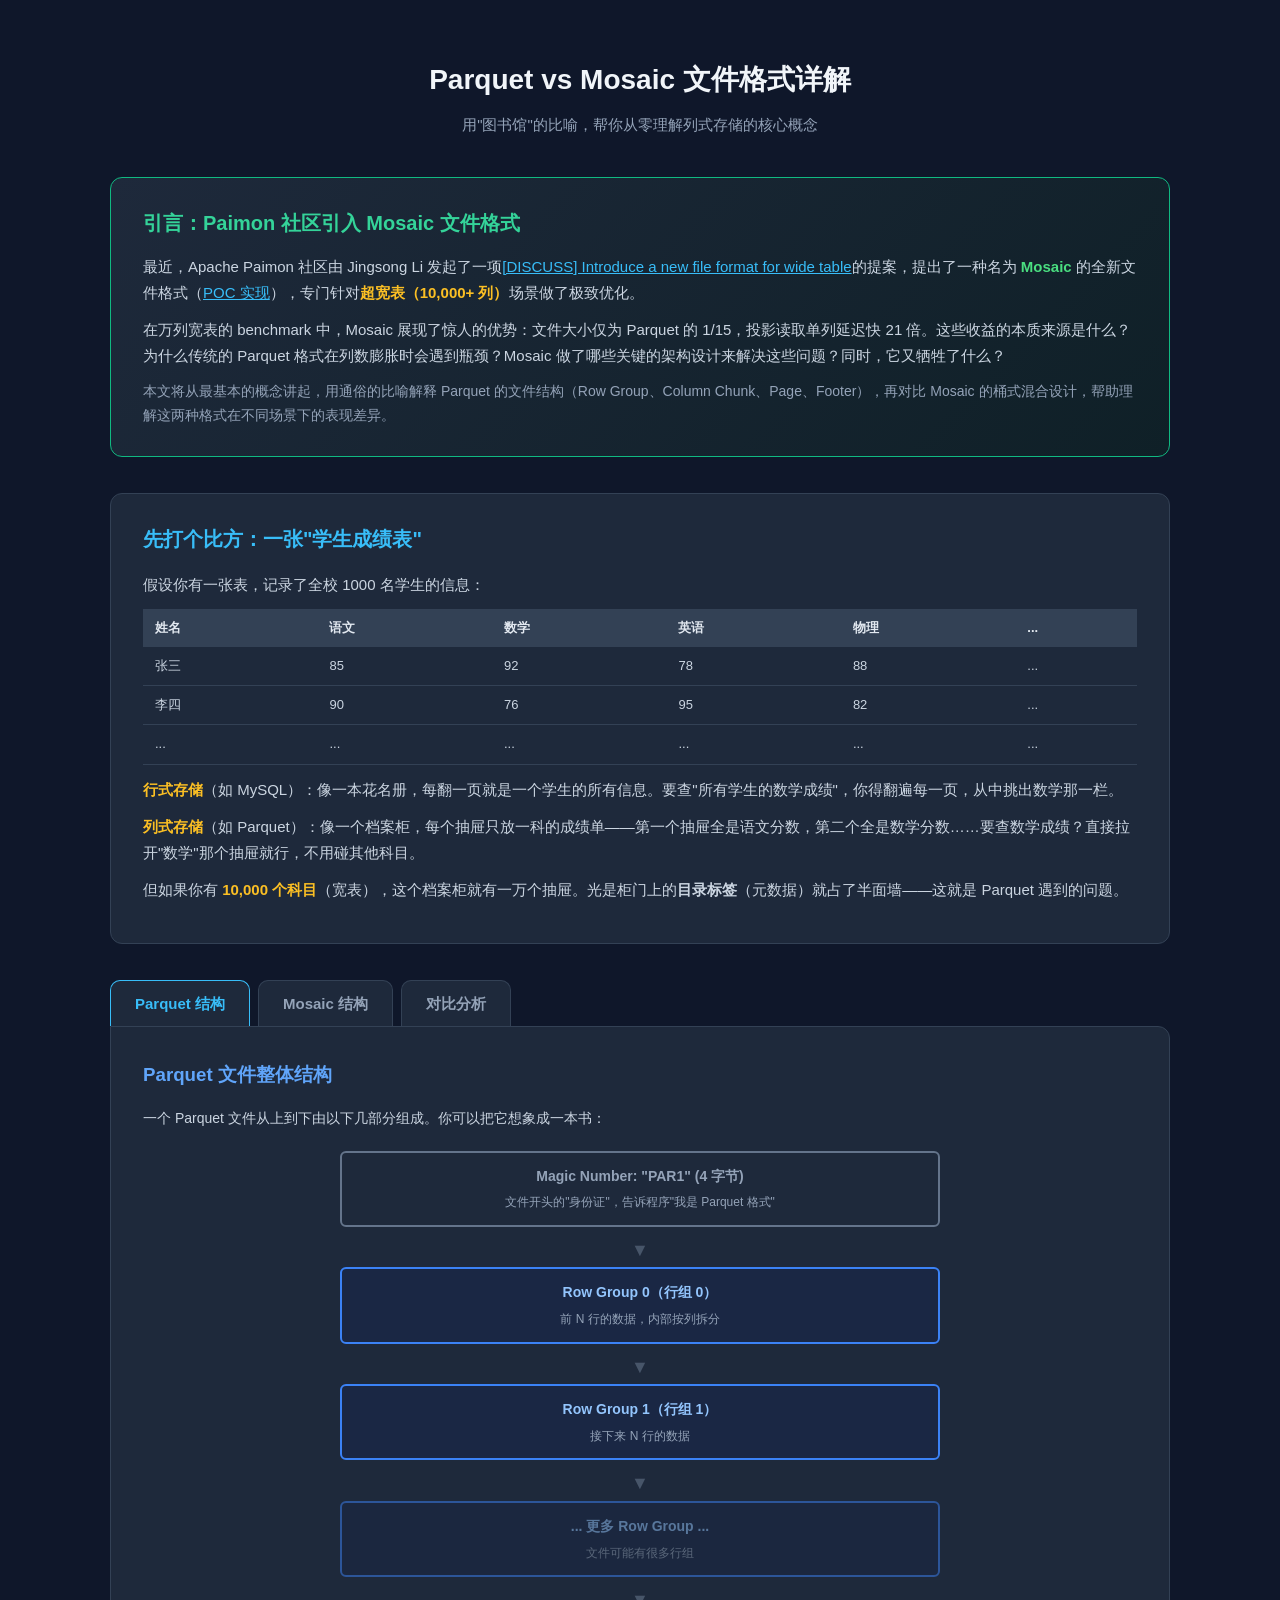
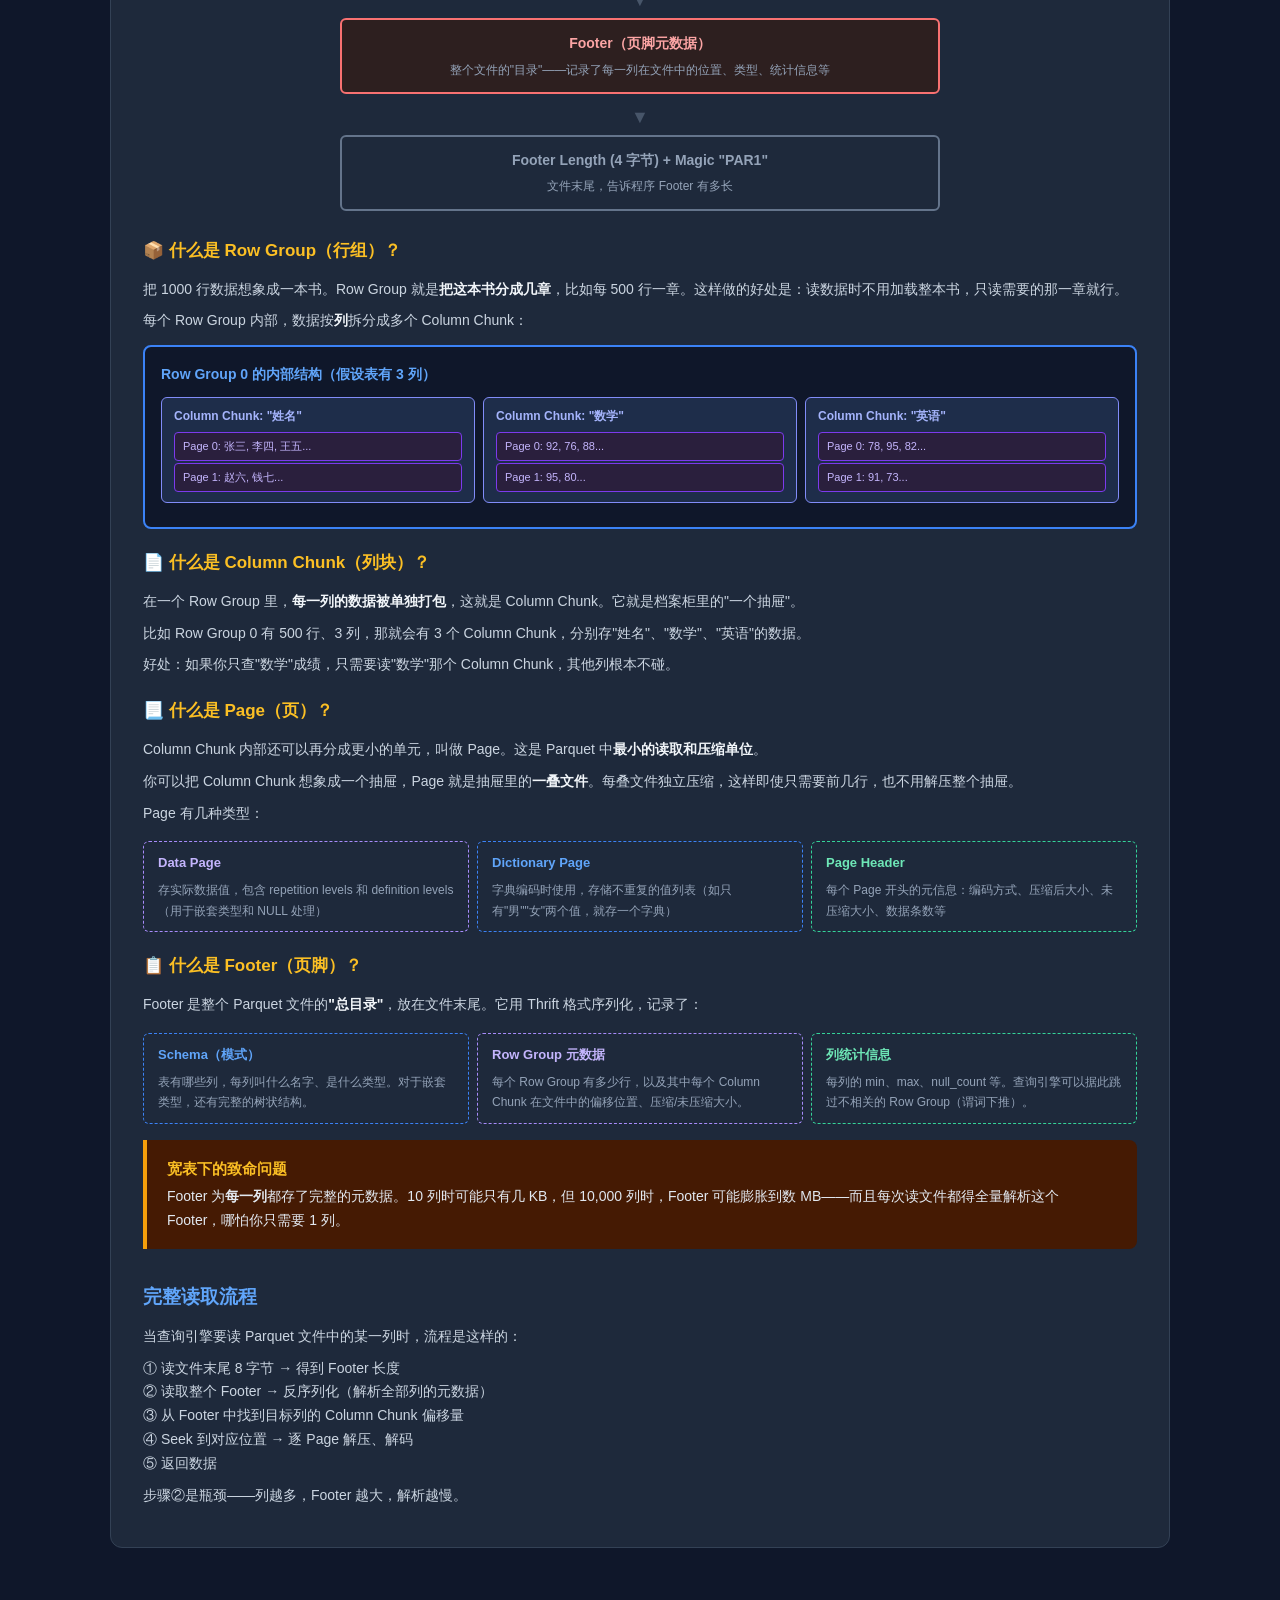
<file: content/posts/5. parquet-vs-mosaic.html>
<!DOCTYPE html>
<html lang="zh-CN">
<head>
<meta charset="UTF-8">
<meta name="viewport" content="width=device-width, initial-scale=1.0">
<title>Parquet vs Mosaic 文件格式详解</title>
<style>
  * { margin: 0; padding: 0; box-sizing: border-box; }
  body { font-family: -apple-system, "Segoe UI", "PingFang SC", "Microsoft YaHei", sans-serif; background: #0f172a; color: #e2e8f0; line-height: 1.7; }

  .container { max-width: 1100px; margin: 0 auto; padding: 24px 20px 60px; }

  h1 { font-size: 28px; text-align: center; margin: 32px 0 8px; color: #f1f5f9; }
  .subtitle { text-align: center; color: #94a3b8; font-size: 15px; margin-bottom: 40px; }

  /* --- Analogy Section --- */
  .analogy { background: #1e293b; border-radius: 12px; padding: 28px 32px; margin-bottom: 36px; border: 1px solid #334155; }
  .analogy h2 { font-size: 20px; color: #38bdf8; margin-bottom: 16px; }
  .analogy p { color: #cbd5e1; margin-bottom: 12px; font-size: 15px; }
  .analogy .highlight { color: #fbbf24; font-weight: 600; }

  /* --- Tabs --- */
  .tabs { display: flex; gap: 8px; margin-bottom: 0; }
  .tab { padding: 10px 24px; border-radius: 10px 10px 0 0; cursor: pointer; font-size: 15px; font-weight: 600;
         background: #1e293b; color: #94a3b8; border: 1px solid #334155; border-bottom: none; transition: all 0.2s; }
  .tab.active { background: #1e293b; color: #38bdf8; border-color: #38bdf8; }
  .tab:hover { color: #e2e8f0; }

  .tab-content { display: none; background: #1e293b; border: 1px solid #334155; border-radius: 0 12px 12px 12px; padding: 32px; margin-bottom: 36px; }
  .tab-content.active { display: block; }

  /* --- File Layout Diagram --- */
  .file-diagram { display: flex; flex-direction: column; gap: 0; margin: 20px auto; max-width: 600px; }
  .file-block { border: 2px solid; border-radius: 6px; padding: 12px 16px; text-align: center; font-size: 14px; font-weight: 600; position: relative; margin-bottom: 6px; }
  .file-block .detail { font-weight: 400; font-size: 12px; color: #94a3b8; margin-top: 4px; }
  .file-block.rg { background: #1a2744; border-color: #3b82f6; color: #93c5fd; }
  .file-block.schema { background: #1a2e2a; border-color: #10b981; color: #6ee7b7; }
  .file-block.index { background: #2a1f3d; border-color: #a78bfa; color: #c4b5fd; }
  .file-block.footer { background: #2d1f1f; border-color: #f87171; color: #fca5a5; }
  .file-block.magic { background: #1e293b; border-color: #64748b; color: #94a3b8; }
  .file-block.cc { background: #172335; border-color: #60a5fa; color: #93c5fd; }
  .file-block.page { background: #1e2d4a; border-color: #818cf8; color: #a5b4fc; }

  /* --- Expanded Detail --- */
  .expand-zone { margin: 20px 0; }
  .expand-zone h3 { color: #fbbf24; font-size: 17px; margin-bottom: 12px; cursor: default; }
  .explain { color: #cbd5e1; font-size: 14px; margin-bottom: 8px; }
  .explain strong { color: #f1f5f9; }

  /* --- Nested Diagram --- */
  .nested { display: flex; gap: 8px; margin: 16px 0; flex-wrap: wrap; }
  .nested-box { border: 1.5px dashed; border-radius: 6px; padding: 10px 14px; flex: 1; min-width: 140px; }
  .nested-box .label { font-size: 13px; font-weight: 700; margin-bottom: 6px; }
  .nested-box .items { font-size: 12px; color: #94a3b8; }
  .nested-box.blue { border-color: #3b82f6; }
  .nested-box.blue .label { color: #60a5fa; }
  .nested-box.purple { border-color: #a78bfa; }
  .nested-box.purple .label { color: #c4b5fd; }
  .nested-box.green { border-color: #34d399; }
  .nested-box.green .label { color: #6ee7b7; }

  /* --- Table --- */
  .data-table { width: 100%; border-collapse: collapse; margin: 16px 0; font-size: 13px; }
  .data-table th { background: #334155; color: #e2e8f0; padding: 8px 12px; text-align: left; font-weight: 600; }
  .data-table td { padding: 8px 12px; border-bottom: 1px solid #334155; color: #cbd5e1; }
  .data-table tr:hover td { background: #1e293b; }

  /* --- Comparison --- */
  .compare-grid { display: grid; grid-template-columns: 1fr 1fr; gap: 20px; margin: 24px 0; }
  .compare-card { border-radius: 10px; padding: 20px 24px; }
  .compare-card.parquet-card { background: linear-gradient(135deg, #1e293b 0%, #1a2744 100%); border: 1px solid #3b82f6; }
  .compare-card.mosaic-card { background: linear-gradient(135deg, #1e293b 0%, #1a2e2a 100%); border: 1px solid #10b981; }
  .compare-card h3 { font-size: 18px; margin-bottom: 12px; }
  .compare-card.parquet-card h3 { color: #60a5fa; }
  .compare-card.mosaic-card h3 { color: #34d399; }
  .compare-card p { font-size: 14px; color: #94a3b8; margin-bottom: 8px; }
  .compare-card .stat { font-size: 28px; font-weight: 800; margin: 8px 0; }
  .compare-card.parquet-card .stat { color: #f87171; }
  .compare-card.mosaic-card .stat { color: #34d399; }

  /* --- Key Point --- */
  .key-point { background: #172554; border-left: 4px solid #3b82f6; padding: 16px 20px; border-radius: 0 8px 8px 0; margin: 20px 0; }
  .key-point.warn { background: #451a03; border-left-color: #f59e0b; }
  .key-point.green { background: #052e16; border-left-color: #22c55e; }
  .key-point p { font-size: 14px; color: #e2e8f0; }
  .key-point .title { font-weight: 700; color: #60a5fa; margin-bottom: 4px; font-size: 15px; }
  .key-point.warn .title { color: #fbbf24; }
  .key-point.green .title { color: #4ade80; }

  /* --- Row group expanded view --- */
  .rg-inner { border: 2px solid #3b82f6; border-radius: 8px; padding: 16px; margin: 12px 0; background: #0f172a; }
  .rg-inner .rg-title { color: #60a5fa; font-weight: 700; font-size: 14px; margin-bottom: 10px; }
  .cc-row { display: flex; gap: 8px; margin-bottom: 8px; flex-wrap: wrap; }
  .cc-box { border: 1.5px solid #818cf8; border-radius: 6px; padding: 8px 12px; flex: 1; min-width: 120px; background: #1e2d4a; }
  .cc-box .cc-label { font-size: 12px; color: #a5b4fc; font-weight: 600; margin-bottom: 6px; }
  .page-bar { background: #2a1f3d; border: 1px solid #7c3aed; border-radius: 4px; padding: 4px 8px; font-size: 11px; color: #c4b5fd; margin: 2px 0; }

  .section-title { font-size: 22px; color: #f1f5f9; margin: 40px 0 16px; padding-bottom: 8px; border-bottom: 1px solid #334155; }

  /* --- Interactive hover --- */
  .hoverable { cursor: help; transition: transform 0.15s, box-shadow 0.15s; }
  .hoverable:hover { transform: translateY(-2px); box-shadow: 0 4px 20px rgba(0,0,0,0.3); }

  .arrow-down { text-align: center; color: #475569; font-size: 18px; margin: 2px 0; }

  /* Bucket diagram for Mosaic */
  .bucket-row { display: flex; gap: 6px; margin: 8px 0; flex-wrap: wrap; }
  .bucket { border: 1.5px solid #10b981; border-radius: 6px; padding: 8px 10px; background: #0d2818; flex: 1; min-width: 90px; text-align: center; }
  .bucket .b-label { font-size: 12px; color: #34d399; font-weight: 700; }
  .bucket .b-cols { font-size: 11px; color: #6ee7b7; margin-top: 4px; }

  @media (max-width: 700px) {
    .compare-grid { grid-template-columns: 1fr; }
    .container { padding: 16px 12px 40px; }
  }
</style>
</head>
<body>

<div class="container">

<h1>Parquet vs Mosaic 文件格式详解</h1>
<p class="subtitle">用"图书馆"的比喻，帮你从零理解列式存储的核心概念</p>

<!-- ========== 引言 ========== -->
<div style="background: linear-gradient(135deg, #1e293b 0%, #0f2027 100%); border-radius: 12px; padding: 28px 32px; margin-bottom: 36px; border: 1px solid #10b981;">
  <h2 style="font-size: 20px; color: #34d399; margin-bottom: 14px;">引言：Paimon 社区引入 Mosaic 文件格式</h2>
  <p style="color: #cbd5e1; font-size: 15px; margin-bottom: 12px;">
    最近，Apache Paimon 社区由 Jingsong Li 发起了一项<a href="https://lists.apache.org/thread/lzfm05wdh363tchpmm427otznz78w346" style="color:#38bdf8; text-decoration:underline;" target="_blank">[DISCUSS] Introduce a new file format for wide table</a>的提案，提出了一种名为 <strong style="color:#4ade80;">Mosaic</strong> 的全新文件格式（<a href="https://github.com/JingsongLi/paimon/commit/dd272d93df2f5a52c509d96733c608876cd8e0a4#diff-4228f4e8b9969a75beb7ef6472ae5e7fb5ee3afd0966f1703b22876fc974b046" style="color:#38bdf8; text-decoration:underline;" target="_blank">POC 实现</a>），专门针对<strong style="color:#fbbf24;">超宽表（10,000+ 列）</strong>场景做了极致优化。
  </p>
  <p style="color: #cbd5e1; font-size: 15px; margin-bottom: 12px;">
    在万列宽表的 benchmark 中，Mosaic 展现了惊人的优势：文件大小仅为 Parquet 的 1/15，投影读取单列延迟快 21 倍。这些收益的本质来源是什么？为什么传统的 Parquet 格式在列数膨胀时会遇到瓶颈？Mosaic 做了哪些关键的架构设计来解决这些问题？同时，它又牺牲了什么？
  </p>
  <p style="color: #94a3b8; font-size: 14px; margin-bottom: 0;">
    本文将从最基本的概念讲起，用通俗的比喻解释 Parquet 的文件结构（Row Group、Column Chunk、Page、Footer），再对比 Mosaic 的桶式混合设计，帮助理解这两种格式在不同场景下的表现差异。
  </p>
</div>

<!-- ========== ANALOGY ========== -->
<div class="analogy">
  <h2>先打个比方：一张"学生成绩表"</h2>
  <p>假设你有一张表，记录了全校 1000 名学生的信息：</p>
  <table class="data-table" style="margin: 12px 0;">
    <tr><th>姓名</th><th>语文</th><th>数学</th><th>英语</th><th>物理</th><th>...</th></tr>
    <tr><td>张三</td><td>85</td><td>92</td><td>78</td><td>88</td><td>...</td></tr>
    <tr><td>李四</td><td>90</td><td>76</td><td>95</td><td>82</td><td>...</td></tr>
    <tr><td>...</td><td>...</td><td>...</td><td>...</td><td>...</td><td>...</td></tr>
  </table>
  <p><span class="highlight">行式存储</span>（如 MySQL）：像一本花名册，每翻一页就是一个学生的所有信息。要查"所有学生的数学成绩"，你得翻遍每一页，从中挑出数学那一栏。</p>
  <p><span class="highlight">列式存储</span>（如 Parquet）：像一个档案柜，每个抽屉只放一科的成绩单——第一个抽屉全是语文分数，第二个全是数学分数……要查数学成绩？直接拉开"数学"那个抽屉就行，不用碰其他科目。</p>
  <p>但如果你有 <span class="highlight">10,000 个科目</span>（宽表），这个档案柜就有一万个抽屉。光是柜门上的<strong>目录标签</strong>（元数据）就占了半面墙——这就是 Parquet 遇到的问题。</p>
</div>

<!-- ========== TAB SECTION ========== -->
<div class="tabs">
  <div class="tab active" onclick="switchTab(0)">Parquet 结构</div>
  <div class="tab" onclick="switchTab(1)">Mosaic 结构</div>
  <div class="tab" onclick="switchTab(2)">对比分析</div>
</div>

<!-- ========== TAB 0: PARQUET ========== -->
<div class="tab-content active" id="tab0">

  <h3 style="color:#60a5fa; margin-bottom: 16px;">Parquet 文件整体结构</h3>
  <p class="explain">一个 Parquet 文件从上到下由以下几部分组成。你可以把它想象成一本书：</p>

  <div class="file-diagram">
    <div class="file-block magic hoverable">Magic Number: "PAR1" (4 字节)<div class="detail">文件开头的"身份证"，告诉程序"我是 Parquet 格式"</div></div>
    <div class="arrow-down">▼</div>
    <div class="file-block rg hoverable">Row Group 0（行组 0）<div class="detail">前 N 行的数据，内部按列拆分</div></div>
    <div class="arrow-down">▼</div>
    <div class="file-block rg hoverable">Row Group 1（行组 1）<div class="detail">接下来 N 行的数据</div></div>
    <div class="arrow-down">▼</div>
    <div class="file-block rg hoverable" style="opacity:0.5;">... 更多 Row Group ...<div class="detail">文件可能有很多行组</div></div>
    <div class="arrow-down">▼</div>
    <div class="file-block footer hoverable">Footer（页脚元数据）<div class="detail">整个文件的"目录"——记录了每一列在文件中的位置、类型、统计信息等</div></div>
    <div class="arrow-down">▼</div>
    <div class="file-block magic hoverable">Footer Length (4 字节) + Magic "PAR1"<div class="detail">文件末尾，告诉程序 Footer 有多长</div></div>
  </div>

  <!-- Row Group 展开 -->
  <div class="expand-zone">
    <h3>📦 什么是 Row Group（行组）？</h3>
    <p class="explain">把 1000 行数据想象成一本书。Row Group 就是<strong>把这本书分成几章</strong>，比如每 500 行一章。这样做的好处是：读数据时不用加载整本书，只读需要的那一章就行。</p>
    <p class="explain" style="margin-top: 8px;">每个 Row Group 内部，数据按<strong>列</strong>拆分成多个 Column Chunk：</p>

    <div class="rg-inner">
      <div class="rg-title">Row Group 0 的内部结构（假设表有 3 列）</div>
      <div class="cc-row">
        <div class="cc-box hoverable">
          <div class="cc-label">Column Chunk: "姓名"</div>
          <div class="page-bar">Page 0: 张三, 李四, 王五...</div>
          <div class="page-bar">Page 1: 赵六, 钱七...</div>
        </div>
        <div class="cc-box hoverable">
          <div class="cc-label">Column Chunk: "数学"</div>
          <div class="page-bar">Page 0: 92, 76, 88...</div>
          <div class="page-bar">Page 1: 95, 80...</div>
        </div>
        <div class="cc-box hoverable">
          <div class="cc-label">Column Chunk: "英语"</div>
          <div class="page-bar">Page 0: 78, 95, 82...</div>
          <div class="page-bar">Page 1: 91, 73...</div>
        </div>
      </div>
    </div>
  </div>

  <div class="expand-zone">
    <h3>📄 什么是 Column Chunk（列块）？</h3>
    <p class="explain">在一个 Row Group 里，<strong>每一列的数据被单独打包</strong>，这就是 Column Chunk。它就是档案柜里的"一个抽屉"。</p>
    <p class="explain">比如 Row Group 0 有 500 行、3 列，那就会有 3 个 Column Chunk，分别存"姓名"、"数学"、"英语"的数据。</p>
    <p class="explain">好处：如果你只查"数学"成绩，只需要读"数学"那个 Column Chunk，其他列根本不碰。</p>
  </div>

  <div class="expand-zone">
    <h3>📃 什么是 Page（页）？</h3>
    <p class="explain">Column Chunk 内部还可以再分成更小的单元，叫做 Page。这是 Parquet 中<strong>最小的读取和压缩单位</strong>。</p>
    <p class="explain">你可以把 Column Chunk 想象成一个抽屉，Page 就是抽屉里的<strong>一叠文件</strong>。每叠文件独立压缩，这样即使只需要前几行，也不用解压整个抽屉。</p>
    <p class="explain">Page 有几种类型：</p>
    <div class="nested">
      <div class="nested-box purple hoverable">
        <div class="label">Data Page</div>
        <div class="items">存实际数据值，包含 repetition levels 和 definition levels（用于嵌套类型和 NULL 处理）</div>
      </div>
      <div class="nested-box blue hoverable">
        <div class="label">Dictionary Page</div>
        <div class="items">字典编码时使用，存储不重复的值列表（如只有"男""女"两个值，就存一个字典）</div>
      </div>
      <div class="nested-box green hoverable">
        <div class="label">Page Header</div>
        <div class="items">每个 Page 开头的元信息：编码方式、压缩后大小、未压缩大小、数据条数等</div>
      </div>
    </div>
  </div>

  <div class="expand-zone">
    <h3>📋 什么是 Footer（页脚）？</h3>
    <p class="explain">Footer 是整个 Parquet 文件的<strong>"总目录"</strong>，放在文件末尾。它用 Thrift 格式序列化，记录了：</p>
    <div class="nested">
      <div class="nested-box blue hoverable">
        <div class="label">Schema（模式）</div>
        <div class="items">表有哪些列，每列叫什么名字、是什么类型。对于嵌套类型，还有完整的树状结构。</div>
      </div>
      <div class="nested-box purple hoverable">
        <div class="label">Row Group 元数据</div>
        <div class="items">每个 Row Group 有多少行，以及其中每个 Column Chunk 在文件中的偏移位置、压缩/未压缩大小。</div>
      </div>
      <div class="nested-box green hoverable">
        <div class="label">列统计信息</div>
        <div class="items">每列的 min、max、null_count 等。查询引擎可以据此跳过不相关的 Row Group（谓词下推）。</div>
      </div>
    </div>
    <div class="key-point warn" style="margin-top: 16px;">
      <div class="title">宽表下的致命问题</div>
      <p>Footer 为<strong>每一列</strong>都存了完整的元数据。10 列时可能只有几 KB，但 10,000 列时，Footer 可能膨胀到数 MB——而且每次读文件都得全量解析这个 Footer，哪怕你只需要 1 列。</p>
    </div>
  </div>

  <h3 style="color:#60a5fa; margin-top: 32px; margin-bottom: 12px;">完整读取流程</h3>
  <p class="explain">当查询引擎要读 Parquet 文件中的某一列时，流程是这样的：</p>
  <p class="explain">① 读文件末尾 8 字节 → 得到 Footer 长度<br>
  ② 读取整个 Footer → 反序列化（解析全部列的元数据）<br>
  ③ 从 Footer 中找到目标列的 Column Chunk 偏移量<br>
  ④ Seek 到对应位置 → 逐 Page 解压、解码<br>
  ⑤ 返回数据</p>
  <p class="explain">步骤②是瓶颈——列越多，Footer 越大，解析越慢。</p>
</div>

<!-- ========== TAB 1: MOSAIC ========== -->
<div class="tab-content" id="tab1">

  <h3 style="color:#34d399; margin-bottom: 16px;">Mosaic 文件整体结构</h3>
  <p class="explain">Mosaic 的关键创新：在列和文件之间加了一层<strong>"桶"（Bucket）</strong>。回到档案柜的比喻——它不是一万个小抽屉，而是把一万门课按名称分成 100 个大柜子，每个柜子里放约 100 门课的成绩单，每个柜子<strong>整体上锁</strong>（压缩）。</p>

  <div class="file-diagram">
    <div class="file-block rg hoverable" style="border-color:#10b981; background:#0d2818; color:#6ee7b7;">
      Row Group 0: Bucket Data
      <div class="detail" style="color:#6ee7b7;">多个 Bucket 压缩块，只存非空桶</div>
    </div>
    <div class="arrow-down">▼</div>
    <div class="file-block rg hoverable" style="border-color:#10b981; background:#0d2818; color:#6ee7b7; opacity:0.5;">
      Row Group 1: Bucket Data
      <div class="detail" style="color:#6ee7b7;">...</div>
    </div>
    <div class="arrow-down">▼</div>
    <div class="file-block schema hoverable">
      Schema Block（模式块）
      <div class="detail">列名用 BPE + Front Coding 压缩，极致节省空间</div>
    </div>
    <div class="arrow-down">▼</div>
    <div class="file-block index hoverable">
      Row Group Index（行组索引）
      <div class="detail">varint 编码，记录每个桶的偏移和大小</div>
    </div>
    <div class="arrow-down">▼</div>
    <div class="file-block footer hoverable" style="border-color:#10b981; background:#052e16; color:#4ade80;">
      Footer（固定 32 字节！）
      <div class="detail">无论多少列，永远只有 32 字节</div>
    </div>
  </div>

  <!-- Bucket 概念 -->
  <div class="expand-zone">
    <h3>🪣 核心概念：Bucket（桶）</h3>
    <p class="explain">10,000 列按名称排序后，均匀分成约 100 个桶：</p>
    <p class="explain" style="font-family: monospace; color: #34d399; font-size: 13px;">bucketId = 列的排序位置 × 总桶数 / 总列数</p>
    <div class="bucket-row">
      <div class="bucket hoverable"><div class="b-label">Bucket 0</div><div class="b-cols">acc_x, acc_y, acc_z,<br>altitude, angle_...</div></div>
      <div class="bucket hoverable"><div class="b-label">Bucket 1</div><div class="b-cols">battery_level,<br>battery_temp,<br>brake_...</div></div>
      <div class="bucket hoverable"><div class="b-label">Bucket 2</div><div class="b-cols">engine_coolant_p,<br>engine_coolant_t,<br>engine_oil_...</div></div>
      <div class="bucket hoverable"><div class="b-label">...</div><div class="b-cols">更多桶</div></div>
      <div class="bucket hoverable"><div class="b-label">Bucket 99</div><div class="b-cols">wind_dir,<br>wind_speed,<br>yaw_rate</div></div>
    </div>
    <div class="key-point green">
      <div class="title">为什么按名称排序分桶？</div>
      <p>因为现实中的列名往往有共同前缀（如 engine_coolant_temp、engine_coolant_pressure）。排序后它们自然聚在一起，同桶内的数据更相似 → 压缩率更高，而且查询相关列时只需读少数几个桶。</p>
    </div>
  </div>

  <!-- Bucket 内部 -->
  <div class="expand-zone">
    <h3>🔍 Bucket 内部长什么样？</h3>
    <p class="explain">每个 Bucket 是一个独立压缩块，内部是<strong>列式</strong>存储。和 Parquet 不同的是，它用极简的方式标记每列的编码，没有 Page Header 等额外结构：</p>
    <div class="rg-inner" style="border-color: #10b981;">
      <div class="rg-title" style="color: #34d399;">Bucket 2 内部结构（解压后）</div>
      <div style="display: flex; flex-direction: column; gap: 6px;">
        <div class="page-bar" style="background:#052e16; border-color:#10b981; color:#6ee7b7;">Encoding Flags: 每列 2 bit — [PLAIN, CONST, ALL_NULL, DICT, ...]</div>
        <div class="page-bar" style="background:#052e16; border-color:#10b981; color:#6ee7b7;">Has-Nulls Flags: 每列 1 bit</div>
        <div class="page-bar" style="background:#052e16; border-color:#10b981; color:#6ee7b7;">CONST 元数据: coolant_pressure = 101.3 (只存1个值!)</div>
        <div class="page-bar" style="background:#052e16; border-color:#10b981; color:#6ee7b7;">DICT 元数据: oil_grade → {5W-30, 10W-40} (2个值)</div>
        <div class="page-bar" style="background:#052e16; border-color:#10b981; color:#6ee7b7;">Null Bitmaps: 标记哪些行是 NULL</div>
        <div class="page-bar" style="background:#052e16; border-color:#10b981; color:#6ee7b7;">Column Data: PLAIN 列的原始数据 + DICT 列的 bit-packed 索引</div>
      </div>
    </div>

    <p class="explain" style="margin-top: 12px;">四种编码的含义：</p>
    <table class="data-table">
      <tr><th>编码</th><th>使用场景</th><th>存储开销</th></tr>
      <tr><td style="color:#4ade80; font-weight:700;">ALL_NULL</td><td>该列在这个 Row Group 里全是 NULL</td><td>0 字节（仅 encoding flag 中 2 bit）</td></tr>
      <tr><td style="color:#fbbf24; font-weight:700;">CONST</td><td>所有非空值都一样（如某传感器一直读 0）</td><td>只存 1 个值</td></tr>
      <tr><td style="color:#818cf8; font-weight:700;">DICT</td><td>2-255 个不同值</td><td>字典 + bit-packed 索引（极省空间）</td></tr>
      <tr><td style="color:#94a3b8; font-weight:700;">PLAIN</td><td>值很多样</td><td>原始值逐行存储</td></tr>
    </table>
    <div class="key-point green">
      <div class="title">宽表杀手锏</div>
      <p>宽表中大量列在某段时间内可能全为 NULL 或只有一个常量值。ALL_NULL 列的开销仅 2 bit，CONST 列只多存一个值——10,000 列中 8,000 列为空，成本几乎为零。而 Parquet 对每列都有固定的 Page 头等结构开销。</p>
    </div>
  </div>

  <!-- Schema 压缩 -->
  <div class="expand-zone">
    <h3>🗜️ 列名怎么压缩？</h3>
    <p class="explain">10,000 个列名 × 平均 80 字节 = 800KB 纯列名。Mosaic 用两招压缩：</p>
    <div class="nested">
      <div class="nested-box green hoverable">
        <div class="label">Front Coding（前缀编码）</div>
        <div class="items">列名排序后，每个只存"和前一个共享了多少字节 + 新增的部分"。<br>例如：<br>• engine_coolant_pressure → 完整存储<br>• engine_coolant_temperature → 共享 16 字节 + "temperature"<br>（Lucene、LevelDB 都用这个技术）</div>
      </div>
      <div class="nested-box green hoverable">
        <div class="label">BPE（字节对编码）</div>
        <div class="items">统计列名中高频出现的子串（如 _status、_value），用一个单字节 token 替代。<br>最多 128 条规则，可以把 _timestamp 这种 10 字节子串压成 1 字节。<br>仅限 ASCII 列名。</div>
      </div>
    </div>
  </div>

  <!-- Mosaic 完整读取流程 -->
  <h3 style="color:#34d399; margin-top: 32px; margin-bottom: 12px;">完整读取流程</h3>
  <p class="explain">当查询引擎要从 Mosaic 文件中读取某一列时，流程如下（假设要从 10,000 列中读取 <code style="color:#fbbf24;">engine_coolant_temp</code> 这一列）：</p>

  <!-- Step by step with visual flow -->
  <div style="margin: 20px 0;">

    <!-- Step 1 -->
    <div style="display:flex; align-items:flex-start; margin-bottom: 16px;">
      <div style="min-width:36px; height:36px; border-radius:50%; background:#10b981; color:#fff; display:flex; align-items:center; justify-content:center; font-weight:800; font-size:16px; margin-right:14px; margin-top:2px;">1</div>
      <div>
        <div style="font-weight:700; color:#e2e8f0; font-size:15px; margin-bottom:4px;">读取文件末尾 32 字节 → 得到 Footer</div>
        <p class="explain" style="margin:0;">固定大小，一次 I/O 搞定。从中拿到两个关键地址：<code style="color:#a5b4fc;">schemaBlockOffset</code> 和 <code style="color:#a5b4fc;">indexOffset</code>，以及 <code style="color:#a5b4fc;">numBuckets=100</code>。</p>
        <div class="page-bar" style="background:#052e16; border-color:#10b981; color:#6ee7b7; display:inline-block; margin-top:6px;">32 字节 → 得到 schemaBlockOffset=0x5F200, indexOffset=0x5FA00, numBuckets=100</div>
      </div>
    </div>

    <!-- Step 2 -->
    <div style="display:flex; align-items:flex-start; margin-bottom: 16px;">
      <div style="min-width:36px; height:36px; border-radius:50%; background:#10b981; color:#fff; display:flex; align-items:center; justify-content:center; font-weight:800; font-size:16px; margin-right:14px; margin-top:2px;">2</div>
      <div>
        <div style="font-weight:700; color:#e2e8f0; font-size:15px; margin-bottom:4px;">读取 Schema Block → 找到目标列属于哪个桶</div>
        <p class="explain" style="margin:0;">Seek 到 <code style="color:#a5b4fc;">schemaBlockOffset</code>，读取并解压 Schema Block。在列名有序列表中找到 <code style="color:#fbbf24;">engine_coolant_temp</code>，根据它在排序中的位置计算：</p>
        <div class="page-bar" style="background:#052e16; border-color:#10b981; color:#6ee7b7; display:inline-block; margin-top:6px;">sortedPosition=2347, bucketId = 2347 × 100 / 10000 = <strong style="color:#fbbf24;">23</strong></div>
        <p class="explain" style="margin:4px 0 0 0; color:#94a3b8; font-size:12px;">同时得到该列在桶内的本地位置（第几列）和数据类型信息。</p>
      </div>
    </div>

    <!-- Step 3 -->
    <div style="display:flex; align-items:flex-start; margin-bottom: 16px;">
      <div style="min-width:36px; height:36px; border-radius:50%; background:#10b981; color:#fff; display:flex; align-items:center; justify-content:center; font-weight:800; font-size:16px; margin-right:14px; margin-top:2px;">3</div>
      <div>
        <div style="font-weight:700; color:#e2e8f0; font-size:15px; margin-bottom:4px;">读取 Row Group Index → 找到 Bucket 23 在文件中的物理位置</div>
        <p class="explain" style="margin:0;">Seek 到 <code style="color:#a5b4fc;">indexOffset</code>，读取 varint 编码的 Row Group Index。从中找到 Row Group 0 里 Bucket 23 的条目：</p>
        <div class="page-bar" style="background:#052e16; border-color:#10b981; color:#6ee7b7; display:inline-block; margin-top:6px;">bucketId=23, offset=0x1A400, compressedSize=4096, uncompressedSize=7800</div>
      </div>
    </div>

    <!-- Step 4 -->
    <div style="display:flex; align-items:flex-start; margin-bottom: 16px;">
      <div style="min-width:36px; height:36px; border-radius:50%; background:#10b981; color:#fff; display:flex; align-items:center; justify-content:center; font-weight:800; font-size:16px; margin-right:14px; margin-top:2px;">4</div>
      <div>
        <div style="font-weight:700; color:#e2e8f0; font-size:15px; margin-bottom:4px;">Seek 到 Bucket 23 → 读取并解压这一个桶（4KB）</div>
        <p class="explain" style="margin:0;">只读 4KB 压缩数据，用 Zstd 解压得到 7.8KB。这个桶里约有 100 列的数据——但 <strong>其余 9,900 列的数据完全没碰</strong>。</p>
        <div class="page-bar" style="background:#052e16; border-color:#10b981; color:#6ee7b7; display:inline-block; margin-top:6px;">只解压了 1/100 的数据！其余 99 个桶完全跳过。</div>
      </div>
    </div>

    <!-- Step 5 -->
    <div style="display:flex; align-items:flex-start; margin-bottom: 16px;">
      <div style="min-width:36px; height:36px; border-radius:50%; background:#10b981; color:#fff; display:flex; align-items:center; justify-content:center; font-weight:800; font-size:16px; margin-right:14px; margin-top:2px;">5</div>
      <div>
        <div style="font-weight:700; color:#e2e8f0; font-size:15px; margin-bottom:4px;">在桶内定位目标列 → 解码数据</div>
        <p class="explain" style="margin:0;">桶解压后，根据 encoding flags 找到 <code style="color:#fbbf24;">engine_coolant_temp</code> 的编码方式（比如 PLAIN），跳过桶内其他列的数据区，直接读取目标列的值：</p>
        <div style="display:flex; gap:6px; flex-wrap:wrap; margin-top:8px;">
          <div class="page-bar" style="background:#052e16; border-color:#10b981; color:#6ee7b7;">读 encoding flag → PLAIN</div>
          <div class="page-bar" style="background:#052e16; border-color:#10b981; color:#6ee7b7;">读 null bitmap → 标记哪些行为 NULL</div>
          <div class="page-bar" style="background:#052e16; border-color:#10b981; color:#6ee7b7;">读 data → [92.3, 91.8, NULL, 93.1, ...]</div>
        </div>
      </div>
    </div>

    <!-- Step 6 -->
    <div style="display:flex; align-items:flex-start; margin-bottom: 4px;">
      <div style="min-width:36px; height:36px; border-radius:50%; background:#10b981; color:#fff; display:flex; align-items:center; justify-content:center; font-weight:800; font-size:16px; margin-right:14px; margin-top:2px;">6</div>
      <div>
        <div style="font-weight:700; color:#e2e8f0; font-size:15px; margin-bottom:4px;">返回数据</div>
        <p class="explain" style="margin:0;">如果有多个 Row Group，对每个 Row Group 重复步骤 3-5（Schema 只需解析一次）。</p>
      </div>
    </div>

  </div>

  <!-- I/O comparison -->
  <div class="key-point green" style="margin-top: 20px;">
    <div class="title">I/O 对比：读 1 列时实际发生了什么？</div>
    <p style="margin-top:8px;">
      <strong style="color:#60a5fa;">Parquet：</strong>读 Footer（可能几 MB）→ 全量反序列化 10,000 列的元数据 → Seek 到目标 Column Chunk → 逐 Page 解压<br>
      <strong style="color:#34d399;">Mosaic：</strong>读 Footer（32 字节）→ 读 Schema Block（找桶号）→ 读 Index（找桶位置）→ 只解压 1 个桶（~4KB）<br><br>
      Parquet 的瓶颈在步骤 2（解析 MB 级 Footer），Mosaic 最重的步骤是解压一个桶——而那个桶可能只有几 KB。这就是为什么读 1/10,000 列时 Mosaic 比 Parquet 快 21 倍。
    </p>
  </div>

  <!-- Visual flow comparison diagram -->
  <h3 style="color:#34d399; margin-top: 28px; margin-bottom: 12px;">读取流程对比图</h3>
  <div style="display: grid; grid-template-columns: 1fr 1fr; gap: 16px; margin-top: 12px;">
    <!-- Parquet flow -->
    <div style="background:#0f172a; border:1px solid #3b82f6; border-radius:8px; padding:16px;">
      <div style="color:#60a5fa; font-weight:700; font-size:14px; text-align:center; margin-bottom:12px;">Parquet 读取 1 列</div>
      <div style="display:flex; flex-direction:column; align-items:center; gap:4px; font-size:12px;">
        <div style="background:#1e293b; border:1px solid #475569; border-radius:4px; padding:6px 10px; width:100%; text-align:center; color:#94a3b8;">① 读末尾 8B → Footer 长度</div>
        <div style="color:#475569;">↓</div>
        <div style="background:#451a03; border:1px solid #f59e0b; border-radius:4px; padding:6px 10px; width:100%; text-align:center; color:#fbbf24; font-weight:600;">② 读 & 解析整个 Footer（~3MB）<br><span style="font-size:11px; color:#f59e0b;">解析 10,000 列的完整元数据！</span></div>
        <div style="color:#475569;">↓</div>
        <div style="background:#1e293b; border:1px solid #475569; border-radius:4px; padding:6px 10px; width:100%; text-align:center; color:#94a3b8;">③ 找到目标列 offset</div>
        <div style="color:#475569;">↓</div>
        <div style="background:#1e293b; border:1px solid #475569; border-radius:4px; padding:6px 10px; width:100%; text-align:center; color:#94a3b8;">④ Seek + 逐 Page 解压</div>
        <div style="color:#475569;">↓</div>
        <div style="background:#1e293b; border:1px solid #475569; border-radius:4px; padding:6px 10px; width:100%; text-align:center; color:#94a3b8;">⑤ 返回数据</div>
        <div style="margin-top:8px; color:#f87171; font-weight:600; font-size:13px;">瓶颈：步骤②，O(列数) 开销</div>
      </div>
    </div>
    <!-- Mosaic flow -->
    <div style="background:#0f172a; border:1px solid #10b981; border-radius:8px; padding:16px;">
      <div style="color:#34d399; font-weight:700; font-size:14px; text-align:center; margin-bottom:12px;">Mosaic 读取 1 列</div>
      <div style="display:flex; flex-direction:column; align-items:center; gap:4px; font-size:12px;">
        <div style="background:#052e16; border:1px solid #10b981; border-radius:4px; padding:6px 10px; width:100%; text-align:center; color:#6ee7b7;">① 读末尾 32B → Footer（固定）</div>
        <div style="color:#475569;">↓</div>
        <div style="background:#052e16; border:1px solid #10b981; border-radius:4px; padding:6px 10px; width:100%; text-align:center; color:#6ee7b7;">② 读 Schema Block → 算出桶号</div>
        <div style="color:#475569;">↓</div>
        <div style="background:#052e16; border:1px solid #10b981; border-radius:4px; padding:6px 10px; width:100%; text-align:center; color:#6ee7b7;">③ 读 Index → 找到桶的物理位置</div>
        <div style="color:#475569;">↓</div>
        <div style="background:#052e16; border:1.5px solid #4ade80; border-radius:4px; padding:6px 10px; width:100%; text-align:center; color:#4ade80; font-weight:600;">④ 只解压 1 个桶（~4KB）<br><span style="font-size:11px; color:#6ee7b7;">跳过其余 99 个桶！</span></div>
        <div style="color:#475569;">↓</div>
        <div style="background:#052e16; border:1px solid #10b981; border-radius:4px; padding:6px 10px; width:100%; text-align:center; color:#6ee7b7;">⑤ 桶内定位列 → 解码 → 返回</div>
        <div style="margin-top:8px; color:#4ade80; font-weight:600; font-size:13px;">每步都是 O(1) 或 O(桶数) 开销</div>
      </div>
    </div>
  </div>

</div>

<!-- ========== TAB 2: COMPARISON ========== -->
<div class="tab-content" id="tab2">

  <h3 style="color:#e2e8f0; margin-bottom: 16px;">为什么 Mosaic 能支持更宽的列？</h3>

  <div class="compare-grid">
    <div class="compare-card parquet-card hoverable">
      <h3>Parquet (10,000 列, 10 行)</h3>
      <p>文件大小</p>
      <div class="stat">9,696 KB</div>
      <p>几乎全是元数据开销</p>
    </div>
    <div class="compare-card mosaic-card hoverable">
      <h3>Mosaic (10,000 列, 10 行)</h3>
      <p>文件大小</p>
      <div class="stat">654 KB</div>
      <p>比 Parquet 小 14.8 倍</p>
    </div>
  </div>

  <div class="compare-grid">
    <div class="compare-card parquet-card hoverable">
      <h3>Parquet 读 1/10,000 列</h3>
      <p>读取延迟（500行）</p>
      <div class="stat">50,919 μs</div>
      <p>需要先解析整个 Footer</p>
    </div>
    <div class="compare-card mosaic-card hoverable">
      <h3>Mosaic 读 1/10,000 列</h3>
      <p>读取延迟（500行）</p>
      <div class="stat">2,374 μs</div>
      <p>只解压 1 个桶，快 21 倍</p>
    </div>
  </div>

  <h3 style="color:#e2e8f0; margin: 32px 0 16px;">根本原因：三个维度的对比</h3>

  <div class="key-point" style="margin-bottom: 12px;">
    <div class="title">① 元数据规模：O(n) vs O(1)</div>
    <p><strong>Parquet</strong>: Footer 大小随列数线性增长。10,000 列 → MB 级 Footer，每次读文件都要全量解析。<br>
    <strong>Mosaic</strong>: Footer 固定 32 字节。Schema 信息独立存放且经过 BPE + Front Coding 压缩。</p>
  </div>

  <div class="key-point" style="margin-bottom: 12px;">
    <div class="title">② I/O 粒度：逐列 vs 按桶</div>
    <p><strong>Parquet</strong>: 每列一个 Column Chunk，projection 时逐列 seek + 读取。10,000 列中读 10 列 = 10 次 I/O。<br>
    <strong>Mosaic</strong>: 10,000 列分成 ~100 个桶，读 10 列可能只涉及 1-3 个桶。每个桶是一个独立压缩块，一次解压搞定。</p>
  </div>

  <div class="key-point" style="margin-bottom: 12px;">
    <div class="title">③ 稀疏列开销：有固定开销 vs 几乎为零</div>
    <p><strong>Parquet</strong>: 即使一列全是 NULL，仍有 Column Chunk 头、Page Header、Definition Levels 等结构。<br>
    <strong>Mosaic</strong>: ALL_NULL 列只占 encoding flag 中的 2 bit，CONST 列只多存 1 个值。宽表中大量稀疏列的开销趋近于零。</p>
  </div>

  <h3 style="color:#e2e8f0; margin: 32px 0 16px;">完整对比表</h3>
  <table class="data-table">
    <tr><th>维度</th><th style="color:#60a5fa;">Parquet</th><th style="color:#34d399;">Mosaic</th></tr>
    <tr><td>列的物理组织</td><td>每列独立 Column Chunk</td><td>列按名称范围分桶，桶内列式存储</td></tr>
    <tr><td>Footer 大小</td><td>随列数增长（Thrift 序列化）</td><td>固定 32 字节</td></tr>
    <tr><td>Schema 存储</td><td>每列完整路径，无压缩</td><td>Front Coding + 可选 BPE</td></tr>
    <tr><td>压缩粒度</td><td>每个 Page 独立压缩</td><td>每个 Bucket 整体压缩</td></tr>
    <tr><td>Projection I/O</td><td>解析全 Footer + 逐列 seek</td><td>读 Index + 按桶 seek</td></tr>
    <tr><td>稀疏列开销</td><td>仍有 Page 头等固定结构</td><td>ALL_NULL/CONST 几乎零开销</td></tr>
    <tr><td>统计信息</td><td>内置 min/max/null_count</td><td>第一版不支持（未来可选）</td></tr>
    <tr><td>复杂类型</td><td>支持嵌套（repeated/group）</td><td>不支持（仅 18 种扁平类型）</td></tr>
    <tr><td>最佳场景</td><td>通用分析（几十到几千列）</td><td>超宽表（万列+，IoT/特征工程）</td></tr>
  </table>

  <div class="key-point green" style="margin-top: 24px;">
    <div class="title">一句话总结</div>
    <p>Parquet 是通用的好格式，但它的 per-column 元数据设计在列数膨胀到万级时成为瓶颈。Mosaic 通过"桶分组 + 固定 Footer + 列名压缩 + 自适应编码"，把随列数线性增长的开销降到了常数级，从而在超宽表场景下获得数量级的优势——代价是放弃了复杂类型和统计下推。</p>
  </div>

  <!-- Mosaic 不如 Parquet 的场景 -->
  <h3 style="color:#f87171; margin: 40px 0 16px; padding-bottom: 8px; border-bottom: 1px solid #334155;">Mosaic 不如 Parquet 的场景</h3>
  <p class="explain" style="margin-bottom: 20px;">凡事有代价。Mosaic 为超宽表做了极端优化，但在以下场景中反而不如 Parquet（不考虑谓词下推）：</p>

  <!-- 场景 1 -->
  <div style="display:flex; align-items:flex-start; margin-bottom: 20px;">
    <div style="min-width:36px; height:36px; border-radius:50%; background:#f87171; color:#fff; display:flex; align-items:center; justify-content:center; font-weight:800; font-size:15px; margin-right:14px; margin-top:2px;">1</div>
    <div>
      <div style="font-weight:700; color:#fca5a5; font-size:15px; margin-bottom:4px;">列数少（几十到几千列）</div>
      <p class="explain" style="margin:0;">Parquet 的 Footer 本身很小（几十 KB），一次读完就拿到全部信息（schema + 每列位置 + 统计），一步到位。Mosaic 硬生生多了 Schema Block 和 Index 两次额外寻址，省下的空间微乎其微，反而因为多跳和桶结构增加了不必要的复杂性。</p>
    </div>
  </div>

  <!-- 场景 2 -->
  <div style="display:flex; align-items:flex-start; margin-bottom: 20px;">
    <div style="min-width:36px; height:36px; border-radius:50%; background:#f87171; color:#fff; display:flex; align-items:center; justify-content:center; font-weight:800; font-size:15px; margin-right:14px; margin-top:2px;">2</div>
    <div>
      <div style="font-weight:700; color:#fca5a5; font-size:15px; margin-bottom:4px;">投影比例高（读大部分列）</div>
      <p class="explain" style="margin:0;">Mosaic 最大的优势是"跳过大量桶"。如果你要读 8,000/10,000 列，可能全部 100 个桶都得解压，桶抽象完全失效，和全量扫描无异。而 Parquet 按列精确读取，读多少列就读多少 Column Chunk，每个 Chunk 就是一列的数据——不多不少。</p>
    </div>
  </div>

  <!-- 场景 3 -->
  <div style="display:flex; align-items:flex-start; margin-bottom: 20px;">
    <div style="min-width:36px; height:36px; border-radius:50%; background:#f87171; color:#fff; display:flex; align-items:center; justify-content:center; font-weight:800; font-size:15px; margin-right:14px; margin-top:2px;">3</div>
    <div>
      <div style="font-weight:700; color:#fca5a5; font-size:15px; margin-bottom:4px;">数据稠密，稀疏列少</div>
      <p class="explain" style="margin:0;">ALL_NULL/CONST 编码是 Mosaic 压缩文件大小的杀手锏（宽表中大量列为空或常量）。如果每列都有丰富多样的数据，这个压缩红利消失，文件大小优势大幅缩水——甚至可能因为桶结构的额外开销（encoding flags、null bitmaps 等）反而更大。</p>
    </div>
  </div>

  <!-- 场景 4 -->
  <div style="display:flex; align-items:flex-start; margin-bottom: 20px;">
    <div style="min-width:36px; height:36px; border-radius:50%; background:#f87171; color:#fff; display:flex; align-items:center; justify-content:center; font-weight:800; font-size:15px; margin-right:14px; margin-top:2px;">4</div>
    <div>
      <div style="font-weight:700; color:#fca5a5; font-size:15px; margin-bottom:4px;">列的数据分布差异大</div>
      <p class="explain" style="margin:0;">Parquet 每列独立压缩，能针对每列的数据特征选最优策略（低基数走字典、时间戳走 delta encoding、浮点数走 byte stream split 等）。Mosaic 将同桶内不同类型、不同分布的列混在一起用 Zstd 一把压缩，对异构数据的压缩率天然不如逐列精细优化。</p>
    </div>
  </div>

  <!-- 场景 5 -->
  <div style="display:flex; align-items:flex-start; margin-bottom: 20px;">
    <div style="min-width:36px; height:36px; border-radius:50%; background:#f87171; color:#fff; display:flex; align-items:center; justify-content:center; font-weight:800; font-size:15px; margin-right:14px; margin-top:2px;">5</div>
    <div>
      <div style="font-weight:700; color:#fca5a5; font-size:15px; margin-bottom:4px;">需要复杂类型（ARRAY、MAP、嵌套结构）</div>
      <p class="explain" style="margin:0;">Mosaic 只支持 18 种扁平类型（BOOLEAN 到 TIMESTAMP_LTZ）。遇到嵌套数据（JSON 展开、Protobuf 消息等需要 ARRAY/MAP/ROW 的场景）直接不可用。Parquet 通过 Dremel 编码（repetition levels + definition levels）原生支持任意深度的嵌套结构。</p>
    </div>
  </div>

  <!-- 场景 6 -->
  <div style="display:flex; align-items:flex-start; margin-bottom: 20px;">
    <div style="min-width:36px; height:36px; border-radius:50%; background:#f87171; color:#fff; display:flex; align-items:center; justify-content:center; font-weight:800; font-size:15px; margin-right:14px; margin-top:2px;">6</div>
    <div>
      <div style="font-weight:700; color:#fca5a5; font-size:15px; margin-bottom:4px;">Schema 频繁变更（尤其是列重命名）</div>
      <p class="explain" style="margin:0;">桶分配依赖列名在字典序中的位置（<code style="color:#fca5a5;">bucketId = sortedPosition × numBuckets / numColumns</code>）。列被重命名后排序位置改变，可能从一个桶迁移到另一个桶，导致历史文件和新文件的桶布局不一致，增加上层 Schema Evolution 的协调复杂度。</p>
    </div>
  </div>

  <div class="key-point warn" style="margin-top: 16px;">
    <div class="title">Mosaic 的"甜蜜区"</div>
    <p>Mosaic 的设计哲学押注的是<strong>"超多列 + 高稀疏 + 少量投影"</strong>这个组合（典型场景：IoT 设备宽表、ML 特征存储、多模态元数据表）。偏离这个组合越远，收益越小。在列数不多、数据稠密、或需要全量扫描的场景下，Parquet 的 per-column 精确设计仍然是更优解。</p>
  </div>

</div>

</div>

<script>
function switchTab(idx) {
  document.querySelectorAll('.tab').forEach((t, i) => t.classList.toggle('active', i === idx));
  document.querySelectorAll('.tab-content').forEach((c, i) => c.classList.toggle('active', i === idx));
}
</script>

</body>
</html>
</file>
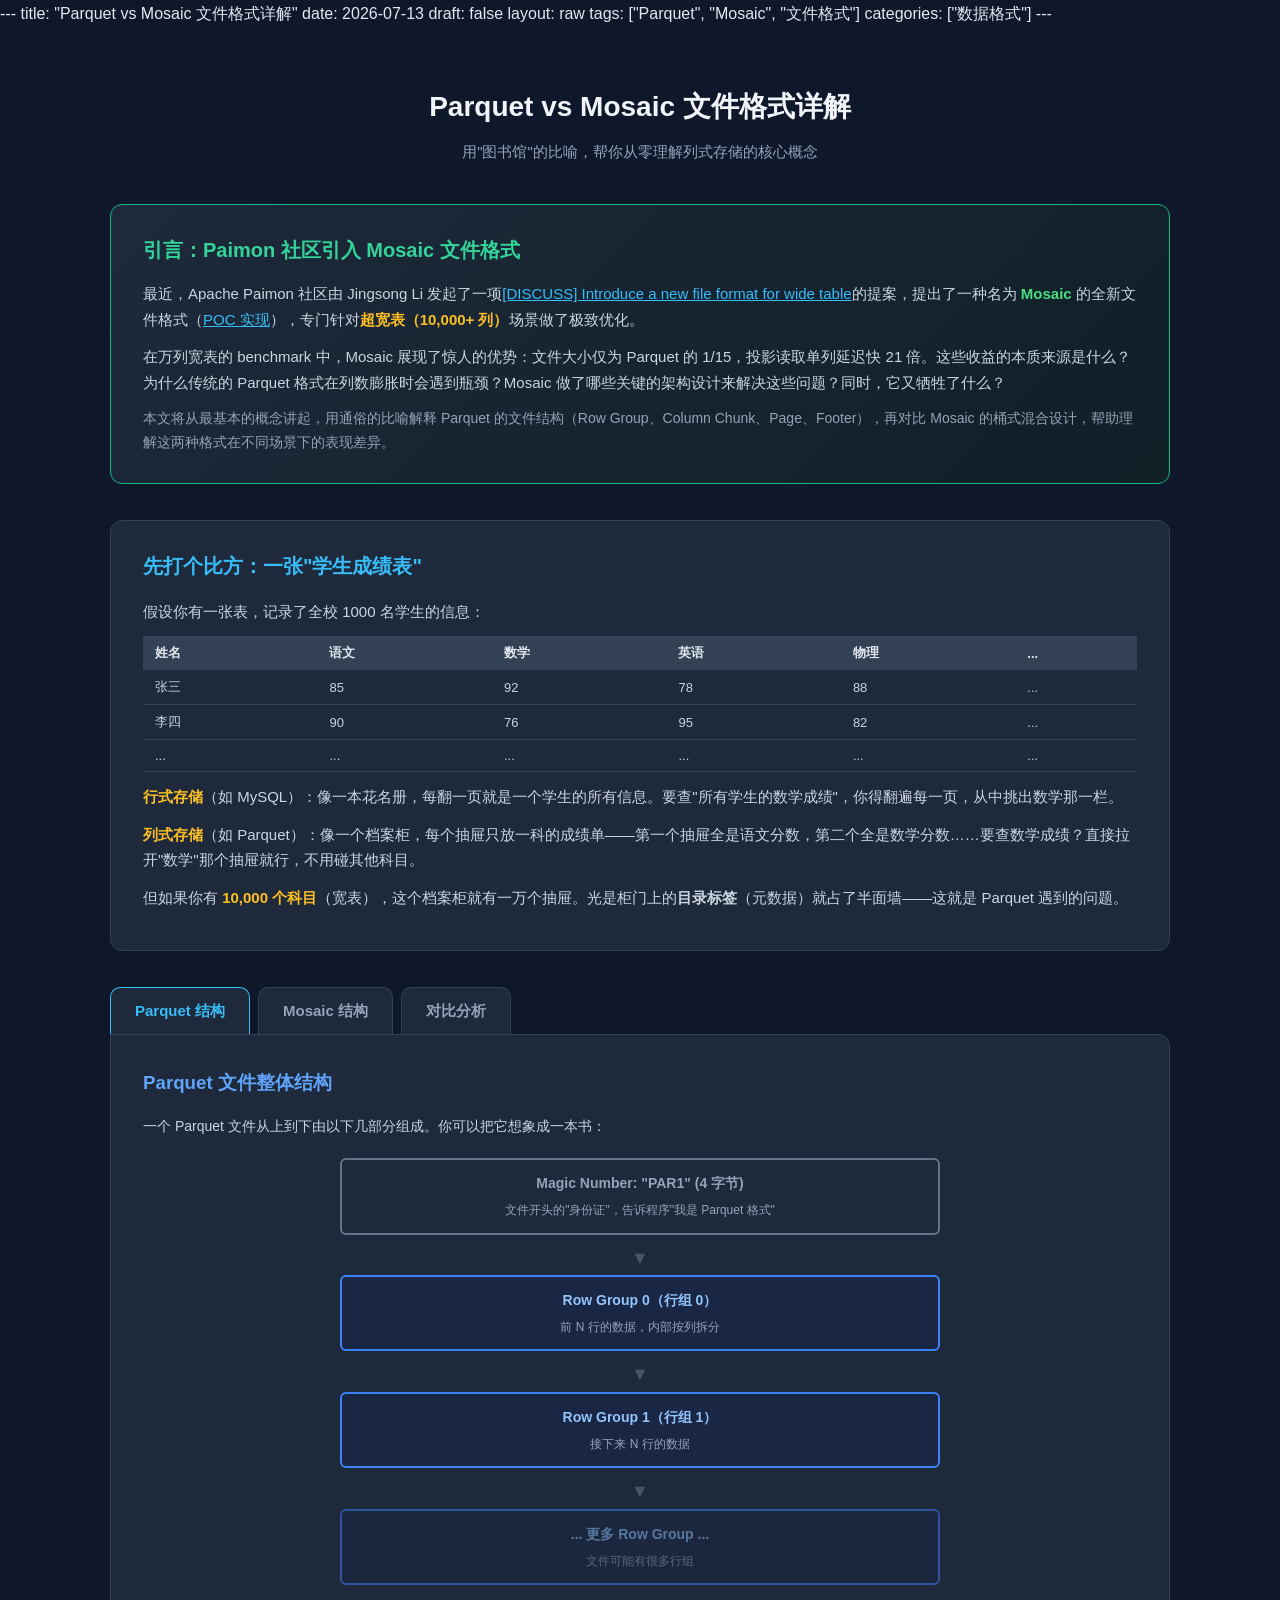
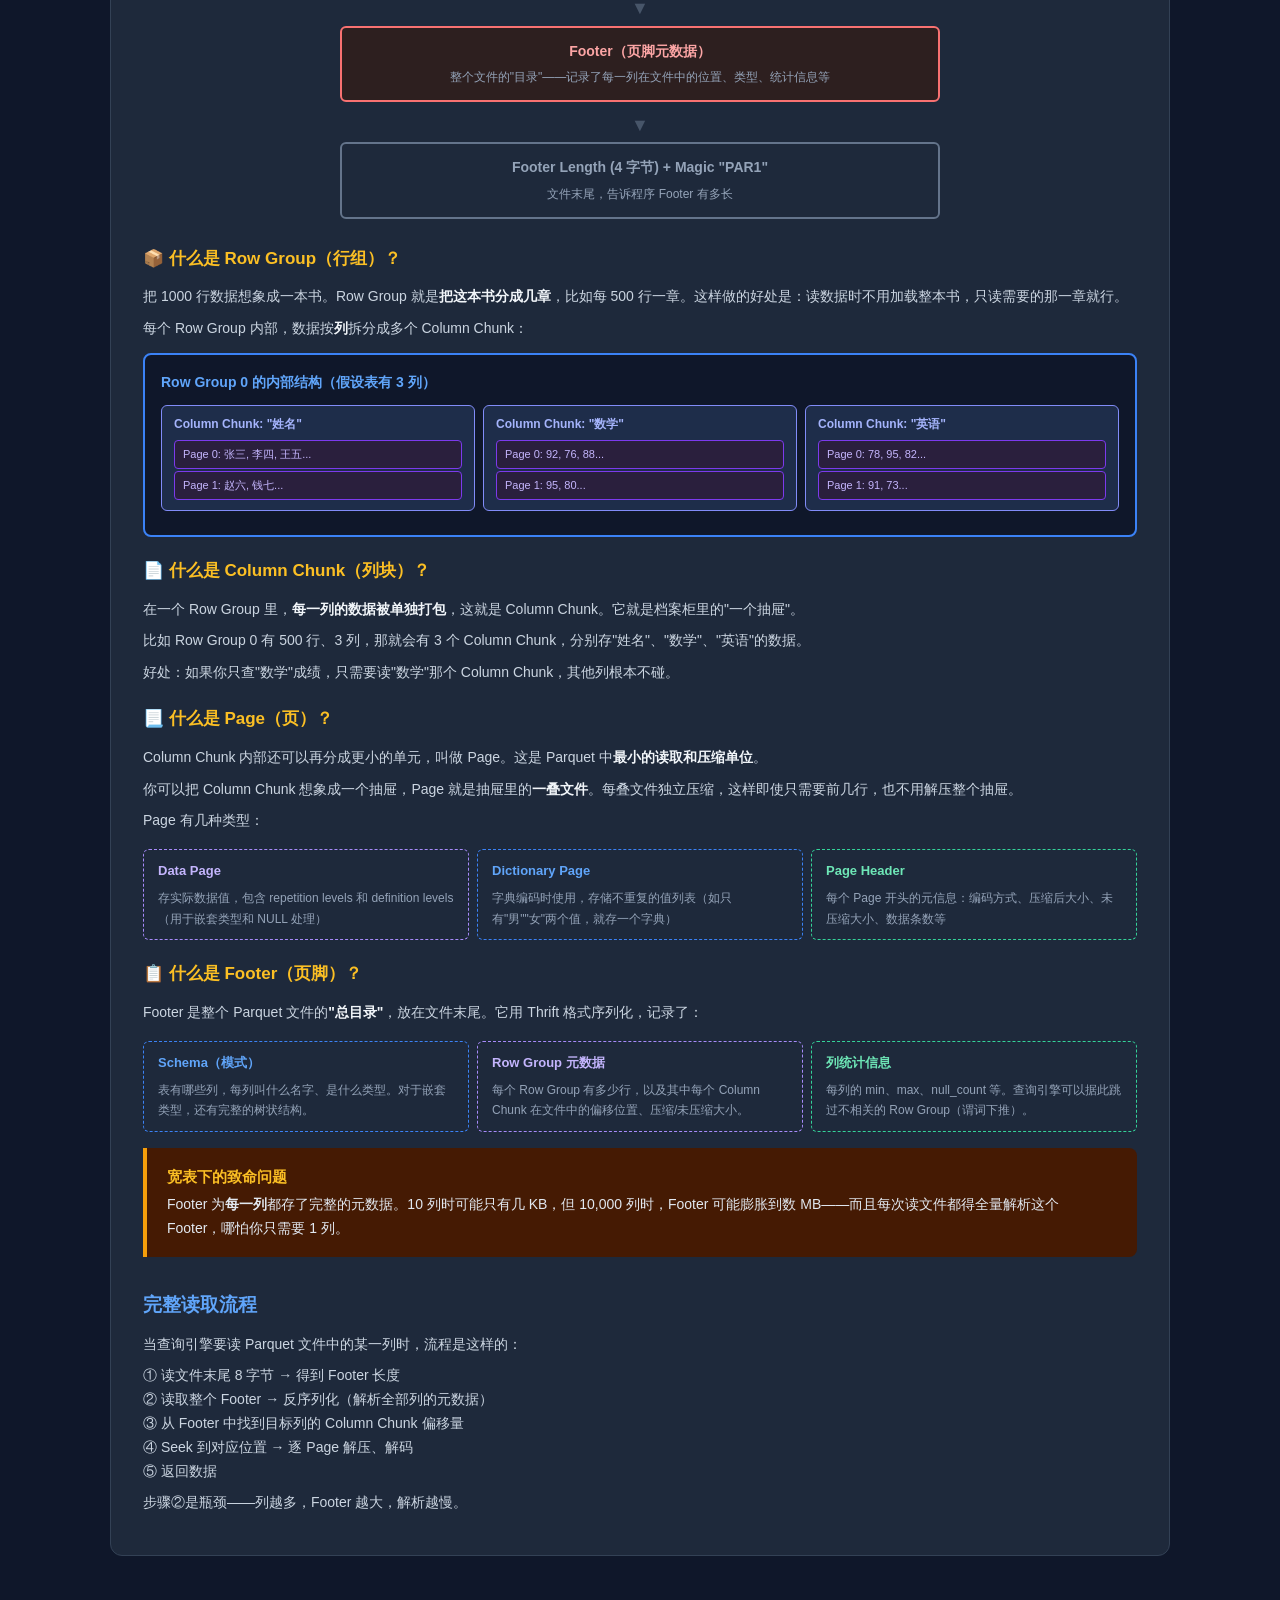
<file: content/posts/parquet-vs-mosaic.html>
---
title: "Parquet vs Mosaic 文件格式详解"
date: 2026-07-13
draft: false
layout: raw
tags: ["Parquet", "Mosaic", "文件格式"]
categories: ["数据格式"]
---
<!DOCTYPE html>
<html lang="zh-CN">
<head>
<meta charset="UTF-8">
<meta name="viewport" content="width=device-width, initial-scale=1.0">
<title>Parquet vs Mosaic 文件格式详解</title>
<style>
  * { margin: 0; padding: 0; box-sizing: border-box; }
  body { font-family: -apple-system, "Segoe UI", "PingFang SC", "Microsoft YaHei", sans-serif; background: #0f172a; color: #e2e8f0; line-height: 1.7; }

  .container { max-width: 1100px; margin: 0 auto; padding: 24px 20px 60px; }

  h1 { font-size: 28px; text-align: center; margin: 32px 0 8px; color: #f1f5f9; }
  .subtitle { text-align: center; color: #94a3b8; font-size: 15px; margin-bottom: 40px; }

  /* --- Analogy Section --- */
  .analogy { background: #1e293b; border-radius: 12px; padding: 28px 32px; margin-bottom: 36px; border: 1px solid #334155; }
  .analogy h2 { font-size: 20px; color: #38bdf8; margin-bottom: 16px; }
  .analogy p { color: #cbd5e1; margin-bottom: 12px; font-size: 15px; }
  .analogy .highlight { color: #fbbf24; font-weight: 600; }

  /* --- Tabs --- */
  .tabs { display: flex; gap: 8px; margin-bottom: 0; }
  .tab { padding: 10px 24px; border-radius: 10px 10px 0 0; cursor: pointer; font-size: 15px; font-weight: 600;
         background: #1e293b; color: #94a3b8; border: 1px solid #334155; border-bottom: none; transition: all 0.2s; }
  .tab.active { background: #1e293b; color: #38bdf8; border-color: #38bdf8; }
  .tab:hover { color: #e2e8f0; }

  .tab-content { display: none; background: #1e293b; border: 1px solid #334155; border-radius: 0 12px 12px 12px; padding: 32px; margin-bottom: 36px; }
  .tab-content.active { display: block; }

  /* --- File Layout Diagram --- */
  .file-diagram { display: flex; flex-direction: column; gap: 0; margin: 20px auto; max-width: 600px; }
  .file-block { border: 2px solid; border-radius: 6px; padding: 12px 16px; text-align: center; font-size: 14px; font-weight: 600; position: relative; margin-bottom: 6px; }
  .file-block .detail { font-weight: 400; font-size: 12px; color: #94a3b8; margin-top: 4px; }
  .file-block.rg { background: #1a2744; border-color: #3b82f6; color: #93c5fd; }
  .file-block.schema { background: #1a2e2a; border-color: #10b981; color: #6ee7b7; }
  .file-block.index { background: #2a1f3d; border-color: #a78bfa; color: #c4b5fd; }
  .file-block.footer { background: #2d1f1f; border-color: #f87171; color: #fca5a5; }
  .file-block.magic { background: #1e293b; border-color: #64748b; color: #94a3b8; }
  .file-block.cc { background: #172335; border-color: #60a5fa; color: #93c5fd; }
  .file-block.page { background: #1e2d4a; border-color: #818cf8; color: #a5b4fc; }

  /* --- Expanded Detail --- */
  .expand-zone { margin: 20px 0; }
  .expand-zone h3 { color: #fbbf24; font-size: 17px; margin-bottom: 12px; cursor: default; }
  .explain { color: #cbd5e1; font-size: 14px; margin-bottom: 8px; }
  .explain strong { color: #f1f5f9; }

  /* --- Nested Diagram --- */
  .nested { display: flex; gap: 8px; margin: 16px 0; flex-wrap: wrap; }
  .nested-box { border: 1.5px dashed; border-radius: 6px; padding: 10px 14px; flex: 1; min-width: 140px; }
  .nested-box .label { font-size: 13px; font-weight: 700; margin-bottom: 6px; }
  .nested-box .items { font-size: 12px; color: #94a3b8; }
  .nested-box.blue { border-color: #3b82f6; }
  .nested-box.blue .label { color: #60a5fa; }
  .nested-box.purple { border-color: #a78bfa; }
  .nested-box.purple .label { color: #c4b5fd; }
  .nested-box.green { border-color: #34d399; }
  .nested-box.green .label { color: #6ee7b7; }

  /* --- Table --- */
  .data-table { width: 100%; border-collapse: collapse; margin: 16px 0; font-size: 13px; }
  .data-table th { background: #334155; color: #e2e8f0; padding: 8px 12px; text-align: left; font-weight: 600; }
  .data-table td { padding: 8px 12px; border-bottom: 1px solid #334155; color: #cbd5e1; }
  .data-table tr:hover td { background: #1e293b; }

  /* --- Comparison --- */
  .compare-grid { display: grid; grid-template-columns: 1fr 1fr; gap: 20px; margin: 24px 0; }
  .compare-card { border-radius: 10px; padding: 20px 24px; }
  .compare-card.parquet-card { background: linear-gradient(135deg, #1e293b 0%, #1a2744 100%); border: 1px solid #3b82f6; }
  .compare-card.mosaic-card { background: linear-gradient(135deg, #1e293b 0%, #1a2e2a 100%); border: 1px solid #10b981; }
  .compare-card h3 { font-size: 18px; margin-bottom: 12px; }
  .compare-card.parquet-card h3 { color: #60a5fa; }
  .compare-card.mosaic-card h3 { color: #34d399; }
  .compare-card p { font-size: 14px; color: #94a3b8; margin-bottom: 8px; }
  .compare-card .stat { font-size: 28px; font-weight: 800; margin: 8px 0; }
  .compare-card.parquet-card .stat { color: #f87171; }
  .compare-card.mosaic-card .stat { color: #34d399; }

  /* --- Key Point --- */
  .key-point { background: #172554; border-left: 4px solid #3b82f6; padding: 16px 20px; border-radius: 0 8px 8px 0; margin: 20px 0; }
  .key-point.warn { background: #451a03; border-left-color: #f59e0b; }
  .key-point.green { background: #052e16; border-left-color: #22c55e; }
  .key-point p { font-size: 14px; color: #e2e8f0; }
  .key-point .title { font-weight: 700; color: #60a5fa; margin-bottom: 4px; font-size: 15px; }
  .key-point.warn .title { color: #fbbf24; }
  .key-point.green .title { color: #4ade80; }

  /* --- Row group expanded view --- */
  .rg-inner { border: 2px solid #3b82f6; border-radius: 8px; padding: 16px; margin: 12px 0; background: #0f172a; }
  .rg-inner .rg-title { color: #60a5fa; font-weight: 700; font-size: 14px; margin-bottom: 10px; }
  .cc-row { display: flex; gap: 8px; margin-bottom: 8px; flex-wrap: wrap; }
  .cc-box { border: 1.5px solid #818cf8; border-radius: 6px; padding: 8px 12px; flex: 1; min-width: 120px; background: #1e2d4a; }
  .cc-box .cc-label { font-size: 12px; color: #a5b4fc; font-weight: 600; margin-bottom: 6px; }
  .page-bar { background: #2a1f3d; border: 1px solid #7c3aed; border-radius: 4px; padding: 4px 8px; font-size: 11px; color: #c4b5fd; margin: 2px 0; }

  .section-title { font-size: 22px; color: #f1f5f9; margin: 40px 0 16px; padding-bottom: 8px; border-bottom: 1px solid #334155; }

  /* --- Interactive hover --- */
  .hoverable { cursor: help; transition: transform 0.15s, box-shadow 0.15s; }
  .hoverable:hover { transform: translateY(-2px); box-shadow: 0 4px 20px rgba(0,0,0,0.3); }

  .arrow-down { text-align: center; color: #475569; font-size: 18px; margin: 2px 0; }

  /* Bucket diagram for Mosaic */
  .bucket-row { display: flex; gap: 6px; margin: 8px 0; flex-wrap: wrap; }
  .bucket { border: 1.5px solid #10b981; border-radius: 6px; padding: 8px 10px; background: #0d2818; flex: 1; min-width: 90px; text-align: center; }
  .bucket .b-label { font-size: 12px; color: #34d399; font-weight: 700; }
  .bucket .b-cols { font-size: 11px; color: #6ee7b7; margin-top: 4px; }

  @media (max-width: 700px) {
    .compare-grid { grid-template-columns: 1fr; }
    .container { padding: 16px 12px 40px; }
  }
</style>
</head>
<body>

<div class="container">

<h1>Parquet vs Mosaic 文件格式详解</h1>
<p class="subtitle">用"图书馆"的比喻，帮你从零理解列式存储的核心概念</p>

<!-- ========== 引言 ========== -->
<div style="background: linear-gradient(135deg, #1e293b 0%, #0f2027 100%); border-radius: 12px; padding: 28px 32px; margin-bottom: 36px; border: 1px solid #10b981;">
  <h2 style="font-size: 20px; color: #34d399; margin-bottom: 14px;">引言：Paimon 社区引入 Mosaic 文件格式</h2>
  <p style="color: #cbd5e1; font-size: 15px; margin-bottom: 12px;">
    最近，Apache Paimon 社区由 Jingsong Li 发起了一项<a href="https://lists.apache.org/thread/lzfm05wdh363tchpmm427otznz78w346" style="color:#38bdf8; text-decoration:underline;" target="_blank">[DISCUSS] Introduce a new file format for wide table</a>的提案，提出了一种名为 <strong style="color:#4ade80;">Mosaic</strong> 的全新文件格式（<a href="https://github.com/JingsongLi/paimon/commit/dd272d93df2f5a52c509d96733c608876cd8e0a4#diff-4228f4e8b9969a75beb7ef6472ae5e7fb5ee3afd0966f1703b22876fc974b046" style="color:#38bdf8; text-decoration:underline;" target="_blank">POC 实现</a>），专门针对<strong style="color:#fbbf24;">超宽表（10,000+ 列）</strong>场景做了极致优化。
  </p>
  <p style="color: #cbd5e1; font-size: 15px; margin-bottom: 12px;">
    在万列宽表的 benchmark 中，Mosaic 展现了惊人的优势：文件大小仅为 Parquet 的 1/15，投影读取单列延迟快 21 倍。这些收益的本质来源是什么？为什么传统的 Parquet 格式在列数膨胀时会遇到瓶颈？Mosaic 做了哪些关键的架构设计来解决这些问题？同时，它又牺牲了什么？
  </p>
  <p style="color: #94a3b8; font-size: 14px; margin-bottom: 0;">
    本文将从最基本的概念讲起，用通俗的比喻解释 Parquet 的文件结构（Row Group、Column Chunk、Page、Footer），再对比 Mosaic 的桶式混合设计，帮助理解这两种格式在不同场景下的表现差异。
  </p>
</div>

<!-- ========== ANALOGY ========== -->
<div class="analogy">
  <h2>先打个比方：一张"学生成绩表"</h2>
  <p>假设你有一张表，记录了全校 1000 名学生的信息：</p>
  <table class="data-table" style="margin: 12px 0;">
    <tr><th>姓名</th><th>语文</th><th>数学</th><th>英语</th><th>物理</th><th>...</th></tr>
    <tr><td>张三</td><td>85</td><td>92</td><td>78</td><td>88</td><td>...</td></tr>
    <tr><td>李四</td><td>90</td><td>76</td><td>95</td><td>82</td><td>...</td></tr>
    <tr><td>...</td><td>...</td><td>...</td><td>...</td><td>...</td><td>...</td></tr>
  </table>
  <p><span class="highlight">行式存储</span>（如 MySQL）：像一本花名册，每翻一页就是一个学生的所有信息。要查"所有学生的数学成绩"，你得翻遍每一页，从中挑出数学那一栏。</p>
  <p><span class="highlight">列式存储</span>（如 Parquet）：像一个档案柜，每个抽屉只放一科的成绩单——第一个抽屉全是语文分数，第二个全是数学分数……要查数学成绩？直接拉开"数学"那个抽屉就行，不用碰其他科目。</p>
  <p>但如果你有 <span class="highlight">10,000 个科目</span>（宽表），这个档案柜就有一万个抽屉。光是柜门上的<strong>目录标签</strong>（元数据）就占了半面墙——这就是 Parquet 遇到的问题。</p>
</div>

<!-- ========== TAB SECTION ========== -->
<div class="tabs">
  <div class="tab active" onclick="switchTab(0)">Parquet 结构</div>
  <div class="tab" onclick="switchTab(1)">Mosaic 结构</div>
  <div class="tab" onclick="switchTab(2)">对比分析</div>
</div>

<!-- ========== TAB 0: PARQUET ========== -->
<div class="tab-content active" id="tab0">

  <h3 style="color:#60a5fa; margin-bottom: 16px;">Parquet 文件整体结构</h3>
  <p class="explain">一个 Parquet 文件从上到下由以下几部分组成。你可以把它想象成一本书：</p>

  <div class="file-diagram">
    <div class="file-block magic hoverable">Magic Number: "PAR1" (4 字节)<div class="detail">文件开头的"身份证"，告诉程序"我是 Parquet 格式"</div></div>
    <div class="arrow-down">▼</div>
    <div class="file-block rg hoverable">Row Group 0（行组 0）<div class="detail">前 N 行的数据，内部按列拆分</div></div>
    <div class="arrow-down">▼</div>
    <div class="file-block rg hoverable">Row Group 1（行组 1）<div class="detail">接下来 N 行的数据</div></div>
    <div class="arrow-down">▼</div>
    <div class="file-block rg hoverable" style="opacity:0.5;">... 更多 Row Group ...<div class="detail">文件可能有很多行组</div></div>
    <div class="arrow-down">▼</div>
    <div class="file-block footer hoverable">Footer（页脚元数据）<div class="detail">整个文件的"目录"——记录了每一列在文件中的位置、类型、统计信息等</div></div>
    <div class="arrow-down">▼</div>
    <div class="file-block magic hoverable">Footer Length (4 字节) + Magic "PAR1"<div class="detail">文件末尾，告诉程序 Footer 有多长</div></div>
  </div>

  <!-- Row Group 展开 -->
  <div class="expand-zone">
    <h3>📦 什么是 Row Group（行组）？</h3>
    <p class="explain">把 1000 行数据想象成一本书。Row Group 就是<strong>把这本书分成几章</strong>，比如每 500 行一章。这样做的好处是：读数据时不用加载整本书，只读需要的那一章就行。</p>
    <p class="explain" style="margin-top: 8px;">每个 Row Group 内部，数据按<strong>列</strong>拆分成多个 Column Chunk：</p>

    <div class="rg-inner">
      <div class="rg-title">Row Group 0 的内部结构（假设表有 3 列）</div>
      <div class="cc-row">
        <div class="cc-box hoverable">
          <div class="cc-label">Column Chunk: "姓名"</div>
          <div class="page-bar">Page 0: 张三, 李四, 王五...</div>
          <div class="page-bar">Page 1: 赵六, 钱七...</div>
        </div>
        <div class="cc-box hoverable">
          <div class="cc-label">Column Chunk: "数学"</div>
          <div class="page-bar">Page 0: 92, 76, 88...</div>
          <div class="page-bar">Page 1: 95, 80...</div>
        </div>
        <div class="cc-box hoverable">
          <div class="cc-label">Column Chunk: "英语"</div>
          <div class="page-bar">Page 0: 78, 95, 82...</div>
          <div class="page-bar">Page 1: 91, 73...</div>
        </div>
      </div>
    </div>
  </div>

  <div class="expand-zone">
    <h3>📄 什么是 Column Chunk（列块）？</h3>
    <p class="explain">在一个 Row Group 里，<strong>每一列的数据被单独打包</strong>，这就是 Column Chunk。它就是档案柜里的"一个抽屉"。</p>
    <p class="explain">比如 Row Group 0 有 500 行、3 列，那就会有 3 个 Column Chunk，分别存"姓名"、"数学"、"英语"的数据。</p>
    <p class="explain">好处：如果你只查"数学"成绩，只需要读"数学"那个 Column Chunk，其他列根本不碰。</p>
  </div>

  <div class="expand-zone">
    <h3>📃 什么是 Page（页）？</h3>
    <p class="explain">Column Chunk 内部还可以再分成更小的单元，叫做 Page。这是 Parquet 中<strong>最小的读取和压缩单位</strong>。</p>
    <p class="explain">你可以把 Column Chunk 想象成一个抽屉，Page 就是抽屉里的<strong>一叠文件</strong>。每叠文件独立压缩，这样即使只需要前几行，也不用解压整个抽屉。</p>
    <p class="explain">Page 有几种类型：</p>
    <div class="nested">
      <div class="nested-box purple hoverable">
        <div class="label">Data Page</div>
        <div class="items">存实际数据值，包含 repetition levels 和 definition levels（用于嵌套类型和 NULL 处理）</div>
      </div>
      <div class="nested-box blue hoverable">
        <div class="label">Dictionary Page</div>
        <div class="items">字典编码时使用，存储不重复的值列表（如只有"男""女"两个值，就存一个字典）</div>
      </div>
      <div class="nested-box green hoverable">
        <div class="label">Page Header</div>
        <div class="items">每个 Page 开头的元信息：编码方式、压缩后大小、未压缩大小、数据条数等</div>
      </div>
    </div>
  </div>

  <div class="expand-zone">
    <h3>📋 什么是 Footer（页脚）？</h3>
    <p class="explain">Footer 是整个 Parquet 文件的<strong>"总目录"</strong>，放在文件末尾。它用 Thrift 格式序列化，记录了：</p>
    <div class="nested">
      <div class="nested-box blue hoverable">
        <div class="label">Schema（模式）</div>
        <div class="items">表有哪些列，每列叫什么名字、是什么类型。对于嵌套类型，还有完整的树状结构。</div>
      </div>
      <div class="nested-box purple hoverable">
        <div class="label">Row Group 元数据</div>
        <div class="items">每个 Row Group 有多少行，以及其中每个 Column Chunk 在文件中的偏移位置、压缩/未压缩大小。</div>
      </div>
      <div class="nested-box green hoverable">
        <div class="label">列统计信息</div>
        <div class="items">每列的 min、max、null_count 等。查询引擎可以据此跳过不相关的 Row Group（谓词下推）。</div>
      </div>
    </div>
    <div class="key-point warn" style="margin-top: 16px;">
      <div class="title">宽表下的致命问题</div>
      <p>Footer 为<strong>每一列</strong>都存了完整的元数据。10 列时可能只有几 KB，但 10,000 列时，Footer 可能膨胀到数 MB——而且每次读文件都得全量解析这个 Footer，哪怕你只需要 1 列。</p>
    </div>
  </div>

  <h3 style="color:#60a5fa; margin-top: 32px; margin-bottom: 12px;">完整读取流程</h3>
  <p class="explain">当查询引擎要读 Parquet 文件中的某一列时，流程是这样的：</p>
  <p class="explain">① 读文件末尾 8 字节 → 得到 Footer 长度<br>
  ② 读取整个 Footer → 反序列化（解析全部列的元数据）<br>
  ③ 从 Footer 中找到目标列的 Column Chunk 偏移量<br>
  ④ Seek 到对应位置 → 逐 Page 解压、解码<br>
  ⑤ 返回数据</p>
  <p class="explain">步骤②是瓶颈——列越多，Footer 越大，解析越慢。</p>
</div>

<!-- ========== TAB 1: MOSAIC ========== -->
<div class="tab-content" id="tab1">

  <h3 style="color:#34d399; margin-bottom: 16px;">Mosaic 文件整体结构</h3>
  <p class="explain">Mosaic 的关键创新：在列和文件之间加了一层<strong>"桶"（Bucket）</strong>。回到档案柜的比喻——它不是一万个小抽屉，而是把一万门课按名称分成 100 个大柜子，每个柜子里放约 100 门课的成绩单，每个柜子<strong>整体上锁</strong>（压缩）。</p>

  <div class="file-diagram">
    <div class="file-block rg hoverable" style="border-color:#10b981; background:#0d2818; color:#6ee7b7;">
      Row Group 0: Bucket Data
      <div class="detail" style="color:#6ee7b7;">多个 Bucket 压缩块，只存非空桶</div>
    </div>
    <div class="arrow-down">▼</div>
    <div class="file-block rg hoverable" style="border-color:#10b981; background:#0d2818; color:#6ee7b7; opacity:0.5;">
      Row Group 1: Bucket Data
      <div class="detail" style="color:#6ee7b7;">...</div>
    </div>
    <div class="arrow-down">▼</div>
    <div class="file-block schema hoverable">
      Schema Block（模式块）
      <div class="detail">列名用 BPE + Front Coding 压缩，极致节省空间</div>
    </div>
    <div class="arrow-down">▼</div>
    <div class="file-block index hoverable">
      Row Group Index（行组索引）
      <div class="detail">varint 编码，记录每个桶的偏移和大小</div>
    </div>
    <div class="arrow-down">▼</div>
    <div class="file-block footer hoverable" style="border-color:#10b981; background:#052e16; color:#4ade80;">
      Footer（固定 32 字节！）
      <div class="detail">无论多少列，永远只有 32 字节</div>
    </div>
  </div>

  <!-- Bucket 概念 -->
  <div class="expand-zone">
    <h3>🪣 核心概念：Bucket（桶）</h3>
    <p class="explain">10,000 列按名称排序后，均匀分成约 100 个桶：</p>
    <p class="explain" style="font-family: monospace; color: #34d399; font-size: 13px;">bucketId = 列的排序位置 × 总桶数 / 总列数</p>
    <div class="bucket-row">
      <div class="bucket hoverable"><div class="b-label">Bucket 0</div><div class="b-cols">acc_x, acc_y, acc_z,<br>altitude, angle_...</div></div>
      <div class="bucket hoverable"><div class="b-label">Bucket 1</div><div class="b-cols">battery_level,<br>battery_temp,<br>brake_...</div></div>
      <div class="bucket hoverable"><div class="b-label">Bucket 2</div><div class="b-cols">engine_coolant_p,<br>engine_coolant_t,<br>engine_oil_...</div></div>
      <div class="bucket hoverable"><div class="b-label">...</div><div class="b-cols">更多桶</div></div>
      <div class="bucket hoverable"><div class="b-label">Bucket 99</div><div class="b-cols">wind_dir,<br>wind_speed,<br>yaw_rate</div></div>
    </div>
    <div class="key-point green">
      <div class="title">为什么按名称排序分桶？</div>
      <p>因为现实中的列名往往有共同前缀（如 engine_coolant_temp、engine_coolant_pressure）。排序后它们自然聚在一起，同桶内的数据更相似 → 压缩率更高，而且查询相关列时只需读少数几个桶。</p>
    </div>
  </div>

  <!-- Bucket 内部 -->
  <div class="expand-zone">
    <h3>🔍 Bucket 内部长什么样？</h3>
    <p class="explain">每个 Bucket 是一个独立压缩块，内部是<strong>列式</strong>存储。和 Parquet 不同的是，它用极简的方式标记每列的编码，没有 Page Header 等额外结构：</p>
    <div class="rg-inner" style="border-color: #10b981;">
      <div class="rg-title" style="color: #34d399;">Bucket 2 内部结构（解压后）</div>
      <div style="display: flex; flex-direction: column; gap: 6px;">
        <div class="page-bar" style="background:#052e16; border-color:#10b981; color:#6ee7b7;">Encoding Flags: 每列 2 bit — [PLAIN, CONST, ALL_NULL, DICT, ...]</div>
        <div class="page-bar" style="background:#052e16; border-color:#10b981; color:#6ee7b7;">Has-Nulls Flags: 每列 1 bit</div>
        <div class="page-bar" style="background:#052e16; border-color:#10b981; color:#6ee7b7;">CONST 元数据: coolant_pressure = 101.3 (只存1个值!)</div>
        <div class="page-bar" style="background:#052e16; border-color:#10b981; color:#6ee7b7;">DICT 元数据: oil_grade → {5W-30, 10W-40} (2个值)</div>
        <div class="page-bar" style="background:#052e16; border-color:#10b981; color:#6ee7b7;">Null Bitmaps: 标记哪些行是 NULL</div>
        <div class="page-bar" style="background:#052e16; border-color:#10b981; color:#6ee7b7;">Column Data: PLAIN 列的原始数据 + DICT 列的 bit-packed 索引</div>
      </div>
    </div>

    <p class="explain" style="margin-top: 12px;">四种编码的含义：</p>
    <table class="data-table">
      <tr><th>编码</th><th>使用场景</th><th>存储开销</th></tr>
      <tr><td style="color:#4ade80; font-weight:700;">ALL_NULL</td><td>该列在这个 Row Group 里全是 NULL</td><td>0 字节（仅 encoding flag 中 2 bit）</td></tr>
      <tr><td style="color:#fbbf24; font-weight:700;">CONST</td><td>所有非空值都一样（如某传感器一直读 0）</td><td>只存 1 个值</td></tr>
      <tr><td style="color:#818cf8; font-weight:700;">DICT</td><td>2-255 个不同值</td><td>字典 + bit-packed 索引（极省空间）</td></tr>
      <tr><td style="color:#94a3b8; font-weight:700;">PLAIN</td><td>值很多样</td><td>原始值逐行存储</td></tr>
    </table>
    <div class="key-point green">
      <div class="title">宽表杀手锏</div>
      <p>宽表中大量列在某段时间内可能全为 NULL 或只有一个常量值。ALL_NULL 列的开销仅 2 bit，CONST 列只多存一个值——10,000 列中 8,000 列为空，成本几乎为零。而 Parquet 对每列都有固定的 Page 头等结构开销。</p>
    </div>
  </div>

  <!-- Schema 压缩 -->
  <div class="expand-zone">
    <h3>🗜️ 列名怎么压缩？</h3>
    <p class="explain">10,000 个列名 × 平均 80 字节 = 800KB 纯列名。Mosaic 用两招压缩：</p>
    <div class="nested">
      <div class="nested-box green hoverable">
        <div class="label">Front Coding（前缀编码）</div>
        <div class="items">列名排序后，每个只存"和前一个共享了多少字节 + 新增的部分"。<br>例如：<br>• engine_coolant_pressure → 完整存储<br>• engine_coolant_temperature → 共享 16 字节 + "temperature"<br>（Lucene、LevelDB 都用这个技术）</div>
      </div>
      <div class="nested-box green hoverable">
        <div class="label">BPE（字节对编码）</div>
        <div class="items">统计列名中高频出现的子串（如 _status、_value），用一个单字节 token 替代。<br>最多 128 条规则，可以把 _timestamp 这种 10 字节子串压成 1 字节。<br>仅限 ASCII 列名。</div>
      </div>
    </div>
  </div>

  <!-- Mosaic 完整读取流程 -->
  <h3 style="color:#34d399; margin-top: 32px; margin-bottom: 12px;">完整读取流程</h3>
  <p class="explain">当查询引擎要从 Mosaic 文件中读取某一列时，流程如下（假设要从 10,000 列中读取 <code style="color:#fbbf24;">engine_coolant_temp</code> 这一列）：</p>

  <!-- Step by step with visual flow -->
  <div style="margin: 20px 0;">

    <!-- Step 1 -->
    <div style="display:flex; align-items:flex-start; margin-bottom: 16px;">
      <div style="min-width:36px; height:36px; border-radius:50%; background:#10b981; color:#fff; display:flex; align-items:center; justify-content:center; font-weight:800; font-size:16px; margin-right:14px; margin-top:2px;">1</div>
      <div>
        <div style="font-weight:700; color:#e2e8f0; font-size:15px; margin-bottom:4px;">读取文件末尾 32 字节 → 得到 Footer</div>
        <p class="explain" style="margin:0;">固定大小，一次 I/O 搞定。从中拿到两个关键地址：<code style="color:#a5b4fc;">schemaBlockOffset</code> 和 <code style="color:#a5b4fc;">indexOffset</code>，以及 <code style="color:#a5b4fc;">numBuckets=100</code>。</p>
        <div class="page-bar" style="background:#052e16; border-color:#10b981; color:#6ee7b7; display:inline-block; margin-top:6px;">32 字节 → 得到 schemaBlockOffset=0x5F200, indexOffset=0x5FA00, numBuckets=100</div>
      </div>
    </div>

    <!-- Step 2 -->
    <div style="display:flex; align-items:flex-start; margin-bottom: 16px;">
      <div style="min-width:36px; height:36px; border-radius:50%; background:#10b981; color:#fff; display:flex; align-items:center; justify-content:center; font-weight:800; font-size:16px; margin-right:14px; margin-top:2px;">2</div>
      <div>
        <div style="font-weight:700; color:#e2e8f0; font-size:15px; margin-bottom:4px;">读取 Schema Block → 找到目标列属于哪个桶</div>
        <p class="explain" style="margin:0;">Seek 到 <code style="color:#a5b4fc;">schemaBlockOffset</code>，读取并解压 Schema Block。在列名有序列表中找到 <code style="color:#fbbf24;">engine_coolant_temp</code>，根据它在排序中的位置计算：</p>
        <div class="page-bar" style="background:#052e16; border-color:#10b981; color:#6ee7b7; display:inline-block; margin-top:6px;">sortedPosition=2347, bucketId = 2347 × 100 / 10000 = <strong style="color:#fbbf24;">23</strong></div>
        <p class="explain" style="margin:4px 0 0 0; color:#94a3b8; font-size:12px;">同时得到该列在桶内的本地位置（第几列）和数据类型信息。</p>
      </div>
    </div>

    <!-- Step 3 -->
    <div style="display:flex; align-items:flex-start; margin-bottom: 16px;">
      <div style="min-width:36px; height:36px; border-radius:50%; background:#10b981; color:#fff; display:flex; align-items:center; justify-content:center; font-weight:800; font-size:16px; margin-right:14px; margin-top:2px;">3</div>
      <div>
        <div style="font-weight:700; color:#e2e8f0; font-size:15px; margin-bottom:4px;">读取 Row Group Index → 找到 Bucket 23 在文件中的物理位置</div>
        <p class="explain" style="margin:0;">Seek 到 <code style="color:#a5b4fc;">indexOffset</code>，读取 varint 编码的 Row Group Index。从中找到 Row Group 0 里 Bucket 23 的条目：</p>
        <div class="page-bar" style="background:#052e16; border-color:#10b981; color:#6ee7b7; display:inline-block; margin-top:6px;">bucketId=23, offset=0x1A400, compressedSize=4096, uncompressedSize=7800</div>
      </div>
    </div>

    <!-- Step 4 -->
    <div style="display:flex; align-items:flex-start; margin-bottom: 16px;">
      <div style="min-width:36px; height:36px; border-radius:50%; background:#10b981; color:#fff; display:flex; align-items:center; justify-content:center; font-weight:800; font-size:16px; margin-right:14px; margin-top:2px;">4</div>
      <div>
        <div style="font-weight:700; color:#e2e8f0; font-size:15px; margin-bottom:4px;">Seek 到 Bucket 23 → 读取并解压这一个桶（4KB）</div>
        <p class="explain" style="margin:0;">只读 4KB 压缩数据，用 Zstd 解压得到 7.8KB。这个桶里约有 100 列的数据——但 <strong>其余 9,900 列的数据完全没碰</strong>。</p>
        <div class="page-bar" style="background:#052e16; border-color:#10b981; color:#6ee7b7; display:inline-block; margin-top:6px;">只解压了 1/100 的数据！其余 99 个桶完全跳过。</div>
      </div>
    </div>

    <!-- Step 5 -->
    <div style="display:flex; align-items:flex-start; margin-bottom: 16px;">
      <div style="min-width:36px; height:36px; border-radius:50%; background:#10b981; color:#fff; display:flex; align-items:center; justify-content:center; font-weight:800; font-size:16px; margin-right:14px; margin-top:2px;">5</div>
      <div>
        <div style="font-weight:700; color:#e2e8f0; font-size:15px; margin-bottom:4px;">在桶内定位目标列 → 解码数据</div>
        <p class="explain" style="margin:0;">桶解压后，根据 encoding flags 找到 <code style="color:#fbbf24;">engine_coolant_temp</code> 的编码方式（比如 PLAIN），跳过桶内其他列的数据区，直接读取目标列的值：</p>
        <div style="display:flex; gap:6px; flex-wrap:wrap; margin-top:8px;">
          <div class="page-bar" style="background:#052e16; border-color:#10b981; color:#6ee7b7;">读 encoding flag → PLAIN</div>
          <div class="page-bar" style="background:#052e16; border-color:#10b981; color:#6ee7b7;">读 null bitmap → 标记哪些行为 NULL</div>
          <div class="page-bar" style="background:#052e16; border-color:#10b981; color:#6ee7b7;">读 data → [92.3, 91.8, NULL, 93.1, ...]</div>
        </div>
      </div>
    </div>

    <!-- Step 6 -->
    <div style="display:flex; align-items:flex-start; margin-bottom: 4px;">
      <div style="min-width:36px; height:36px; border-radius:50%; background:#10b981; color:#fff; display:flex; align-items:center; justify-content:center; font-weight:800; font-size:16px; margin-right:14px; margin-top:2px;">6</div>
      <div>
        <div style="font-weight:700; color:#e2e8f0; font-size:15px; margin-bottom:4px;">返回数据</div>
        <p class="explain" style="margin:0;">如果有多个 Row Group，对每个 Row Group 重复步骤 3-5（Schema 只需解析一次）。</p>
      </div>
    </div>

  </div>

  <!-- I/O comparison -->
  <div class="key-point green" style="margin-top: 20px;">
    <div class="title">I/O 对比：读 1 列时实际发生了什么？</div>
    <p style="margin-top:8px;">
      <strong style="color:#60a5fa;">Parquet：</strong>读 Footer（可能几 MB）→ 全量反序列化 10,000 列的元数据 → Seek 到目标 Column Chunk → 逐 Page 解压<br>
      <strong style="color:#34d399;">Mosaic：</strong>读 Footer（32 字节）→ 读 Schema Block（找桶号）→ 读 Index（找桶位置）→ 只解压 1 个桶（~4KB）<br><br>
      Parquet 的瓶颈在步骤 2（解析 MB 级 Footer），Mosaic 最重的步骤是解压一个桶——而那个桶可能只有几 KB。这就是为什么读 1/10,000 列时 Mosaic 比 Parquet 快 21 倍。
    </p>
  </div>

  <!-- Visual flow comparison diagram -->
  <h3 style="color:#34d399; margin-top: 28px; margin-bottom: 12px;">读取流程对比图</h3>
  <div style="display: grid; grid-template-columns: 1fr 1fr; gap: 16px; margin-top: 12px;">
    <!-- Parquet flow -->
    <div style="background:#0f172a; border:1px solid #3b82f6; border-radius:8px; padding:16px;">
      <div style="color:#60a5fa; font-weight:700; font-size:14px; text-align:center; margin-bottom:12px;">Parquet 读取 1 列</div>
      <div style="display:flex; flex-direction:column; align-items:center; gap:4px; font-size:12px;">
        <div style="background:#1e293b; border:1px solid #475569; border-radius:4px; padding:6px 10px; width:100%; text-align:center; color:#94a3b8;">① 读末尾 8B → Footer 长度</div>
        <div style="color:#475569;">↓</div>
        <div style="background:#451a03; border:1px solid #f59e0b; border-radius:4px; padding:6px 10px; width:100%; text-align:center; color:#fbbf24; font-weight:600;">② 读 & 解析整个 Footer（~3MB）<br><span style="font-size:11px; color:#f59e0b;">解析 10,000 列的完整元数据！</span></div>
        <div style="color:#475569;">↓</div>
        <div style="background:#1e293b; border:1px solid #475569; border-radius:4px; padding:6px 10px; width:100%; text-align:center; color:#94a3b8;">③ 找到目标列 offset</div>
        <div style="color:#475569;">↓</div>
        <div style="background:#1e293b; border:1px solid #475569; border-radius:4px; padding:6px 10px; width:100%; text-align:center; color:#94a3b8;">④ Seek + 逐 Page 解压</div>
        <div style="color:#475569;">↓</div>
        <div style="background:#1e293b; border:1px solid #475569; border-radius:4px; padding:6px 10px; width:100%; text-align:center; color:#94a3b8;">⑤ 返回数据</div>
        <div style="margin-top:8px; color:#f87171; font-weight:600; font-size:13px;">瓶颈：步骤②，O(列数) 开销</div>
      </div>
    </div>
    <!-- Mosaic flow -->
    <div style="background:#0f172a; border:1px solid #10b981; border-radius:8px; padding:16px;">
      <div style="color:#34d399; font-weight:700; font-size:14px; text-align:center; margin-bottom:12px;">Mosaic 读取 1 列</div>
      <div style="display:flex; flex-direction:column; align-items:center; gap:4px; font-size:12px;">
        <div style="background:#052e16; border:1px solid #10b981; border-radius:4px; padding:6px 10px; width:100%; text-align:center; color:#6ee7b7;">① 读末尾 32B → Footer（固定）</div>
        <div style="color:#475569;">↓</div>
        <div style="background:#052e16; border:1px solid #10b981; border-radius:4px; padding:6px 10px; width:100%; text-align:center; color:#6ee7b7;">② 读 Schema Block → 算出桶号</div>
        <div style="color:#475569;">↓</div>
        <div style="background:#052e16; border:1px solid #10b981; border-radius:4px; padding:6px 10px; width:100%; text-align:center; color:#6ee7b7;">③ 读 Index → 找到桶的物理位置</div>
        <div style="color:#475569;">↓</div>
        <div style="background:#052e16; border:1.5px solid #4ade80; border-radius:4px; padding:6px 10px; width:100%; text-align:center; color:#4ade80; font-weight:600;">④ 只解压 1 个桶（~4KB）<br><span style="font-size:11px; color:#6ee7b7;">跳过其余 99 个桶！</span></div>
        <div style="color:#475569;">↓</div>
        <div style="background:#052e16; border:1px solid #10b981; border-radius:4px; padding:6px 10px; width:100%; text-align:center; color:#6ee7b7;">⑤ 桶内定位列 → 解码 → 返回</div>
        <div style="margin-top:8px; color:#4ade80; font-weight:600; font-size:13px;">每步都是 O(1) 或 O(桶数) 开销</div>
      </div>
    </div>
  </div>

</div>

<!-- ========== TAB 2: COMPARISON ========== -->
<div class="tab-content" id="tab2">

  <h3 style="color:#e2e8f0; margin-bottom: 16px;">为什么 Mosaic 能支持更宽的列？</h3>

  <div class="compare-grid">
    <div class="compare-card parquet-card hoverable">
      <h3>Parquet (10,000 列, 10 行)</h3>
      <p>文件大小</p>
      <div class="stat">9,696 KB</div>
      <p>几乎全是元数据开销</p>
    </div>
    <div class="compare-card mosaic-card hoverable">
      <h3>Mosaic (10,000 列, 10 行)</h3>
      <p>文件大小</p>
      <div class="stat">654 KB</div>
      <p>比 Parquet 小 14.8 倍</p>
    </div>
  </div>

  <div class="compare-grid">
    <div class="compare-card parquet-card hoverable">
      <h3>Parquet 读 1/10,000 列</h3>
      <p>读取延迟（500行）</p>
      <div class="stat">50,919 μs</div>
      <p>需要先解析整个 Footer</p>
    </div>
    <div class="compare-card mosaic-card hoverable">
      <h3>Mosaic 读 1/10,000 列</h3>
      <p>读取延迟（500行）</p>
      <div class="stat">2,374 μs</div>
      <p>只解压 1 个桶，快 21 倍</p>
    </div>
  </div>

  <h3 style="color:#e2e8f0; margin: 32px 0 16px;">根本原因：三个维度的对比</h3>

  <div class="key-point" style="margin-bottom: 12px;">
    <div class="title">① 元数据规模：O(n) vs O(1)</div>
    <p><strong>Parquet</strong>: Footer 大小随列数线性增长。10,000 列 → MB 级 Footer，每次读文件都要全量解析。<br>
    <strong>Mosaic</strong>: Footer 固定 32 字节。Schema 信息独立存放且经过 BPE + Front Coding 压缩。</p>
  </div>

  <div class="key-point" style="margin-bottom: 12px;">
    <div class="title">② I/O 粒度：逐列 vs 按桶</div>
    <p><strong>Parquet</strong>: 每列一个 Column Chunk，projection 时逐列 seek + 读取。10,000 列中读 10 列 = 10 次 I/O。<br>
    <strong>Mosaic</strong>: 10,000 列分成 ~100 个桶，读 10 列可能只涉及 1-3 个桶。每个桶是一个独立压缩块，一次解压搞定。</p>
  </div>

  <div class="key-point" style="margin-bottom: 12px;">
    <div class="title">③ 稀疏列开销：有固定开销 vs 几乎为零</div>
    <p><strong>Parquet</strong>: 即使一列全是 NULL，仍有 Column Chunk 头、Page Header、Definition Levels 等结构。<br>
    <strong>Mosaic</strong>: ALL_NULL 列只占 encoding flag 中的 2 bit，CONST 列只多存 1 个值。宽表中大量稀疏列的开销趋近于零。</p>
  </div>

  <h3 style="color:#e2e8f0; margin: 32px 0 16px;">完整对比表</h3>
  <table class="data-table">
    <tr><th>维度</th><th style="color:#60a5fa;">Parquet</th><th style="color:#34d399;">Mosaic</th></tr>
    <tr><td>列的物理组织</td><td>每列独立 Column Chunk</td><td>列按名称范围分桶，桶内列式存储</td></tr>
    <tr><td>Footer 大小</td><td>随列数增长（Thrift 序列化）</td><td>固定 32 字节</td></tr>
    <tr><td>Schema 存储</td><td>每列完整路径，无压缩</td><td>Front Coding + 可选 BPE</td></tr>
    <tr><td>压缩粒度</td><td>每个 Page 独立压缩</td><td>每个 Bucket 整体压缩</td></tr>
    <tr><td>Projection I/O</td><td>解析全 Footer + 逐列 seek</td><td>读 Index + 按桶 seek</td></tr>
    <tr><td>稀疏列开销</td><td>仍有 Page 头等固定结构</td><td>ALL_NULL/CONST 几乎零开销</td></tr>
    <tr><td>统计信息</td><td>内置 min/max/null_count</td><td>第一版不支持（未来可选）</td></tr>
    <tr><td>复杂类型</td><td>支持嵌套（repeated/group）</td><td>不支持（仅 18 种扁平类型）</td></tr>
    <tr><td>最佳场景</td><td>通用分析（几十到几千列）</td><td>超宽表（万列+，IoT/特征工程）</td></tr>
  </table>

  <div class="key-point green" style="margin-top: 24px;">
    <div class="title">一句话总结</div>
    <p>Parquet 是通用的好格式，但它的 per-column 元数据设计在列数膨胀到万级时成为瓶颈。Mosaic 通过"桶分组 + 固定 Footer + 列名压缩 + 自适应编码"，把随列数线性增长的开销降到了常数级，从而在超宽表场景下获得数量级的优势——代价是放弃了复杂类型和统计下推。</p>
  </div>

  <!-- Mosaic 不如 Parquet 的场景 -->
  <h3 style="color:#f87171; margin: 40px 0 16px; padding-bottom: 8px; border-bottom: 1px solid #334155;">Mosaic 不如 Parquet 的场景</h3>
  <p class="explain" style="margin-bottom: 20px;">凡事有代价。Mosaic 为超宽表做了极端优化，但在以下场景中反而不如 Parquet（不考虑谓词下推）：</p>

  <!-- 场景 1 -->
  <div style="display:flex; align-items:flex-start; margin-bottom: 20px;">
    <div style="min-width:36px; height:36px; border-radius:50%; background:#f87171; color:#fff; display:flex; align-items:center; justify-content:center; font-weight:800; font-size:15px; margin-right:14px; margin-top:2px;">1</div>
    <div>
      <div style="font-weight:700; color:#fca5a5; font-size:15px; margin-bottom:4px;">列数少（几十到几千列）</div>
      <p class="explain" style="margin:0;">Parquet 的 Footer 本身很小（几十 KB），一次读完就拿到全部信息（schema + 每列位置 + 统计），一步到位。Mosaic 硬生生多了 Schema Block 和 Index 两次额外寻址，省下的空间微乎其微，反而因为多跳和桶结构增加了不必要的复杂性。</p>
    </div>
  </div>

  <!-- 场景 2 -->
  <div style="display:flex; align-items:flex-start; margin-bottom: 20px;">
    <div style="min-width:36px; height:36px; border-radius:50%; background:#f87171; color:#fff; display:flex; align-items:center; justify-content:center; font-weight:800; font-size:15px; margin-right:14px; margin-top:2px;">2</div>
    <div>
      <div style="font-weight:700; color:#fca5a5; font-size:15px; margin-bottom:4px;">投影比例高（读大部分列）</div>
      <p class="explain" style="margin:0;">Mosaic 最大的优势是"跳过大量桶"。如果你要读 8,000/10,000 列，可能全部 100 个桶都得解压，桶抽象完全失效，和全量扫描无异。而 Parquet 按列精确读取，读多少列就读多少 Column Chunk，每个 Chunk 就是一列的数据——不多不少。</p>
    </div>
  </div>

  <!-- 场景 3 -->
  <div style="display:flex; align-items:flex-start; margin-bottom: 20px;">
    <div style="min-width:36px; height:36px; border-radius:50%; background:#f87171; color:#fff; display:flex; align-items:center; justify-content:center; font-weight:800; font-size:15px; margin-right:14px; margin-top:2px;">3</div>
    <div>
      <div style="font-weight:700; color:#fca5a5; font-size:15px; margin-bottom:4px;">数据稠密，稀疏列少</div>
      <p class="explain" style="margin:0;">ALL_NULL/CONST 编码是 Mosaic 压缩文件大小的杀手锏（宽表中大量列为空或常量）。如果每列都有丰富多样的数据，这个压缩红利消失，文件大小优势大幅缩水——甚至可能因为桶结构的额外开销（encoding flags、null bitmaps 等）反而更大。</p>
    </div>
  </div>

  <!-- 场景 4 -->
  <div style="display:flex; align-items:flex-start; margin-bottom: 20px;">
    <div style="min-width:36px; height:36px; border-radius:50%; background:#f87171; color:#fff; display:flex; align-items:center; justify-content:center; font-weight:800; font-size:15px; margin-right:14px; margin-top:2px;">4</div>
    <div>
      <div style="font-weight:700; color:#fca5a5; font-size:15px; margin-bottom:4px;">列的数据分布差异大</div>
      <p class="explain" style="margin:0;">Parquet 每列独立压缩，能针对每列的数据特征选最优策略（低基数走字典、时间戳走 delta encoding、浮点数走 byte stream split 等）。Mosaic 将同桶内不同类型、不同分布的列混在一起用 Zstd 一把压缩，对异构数据的压缩率天然不如逐列精细优化。</p>
    </div>
  </div>

  <!-- 场景 5 -->
  <div style="display:flex; align-items:flex-start; margin-bottom: 20px;">
    <div style="min-width:36px; height:36px; border-radius:50%; background:#f87171; color:#fff; display:flex; align-items:center; justify-content:center; font-weight:800; font-size:15px; margin-right:14px; margin-top:2px;">5</div>
    <div>
      <div style="font-weight:700; color:#fca5a5; font-size:15px; margin-bottom:4px;">需要复杂类型（ARRAY、MAP、嵌套结构）</div>
      <p class="explain" style="margin:0;">Mosaic 只支持 18 种扁平类型（BOOLEAN 到 TIMESTAMP_LTZ）。遇到嵌套数据（JSON 展开、Protobuf 消息等需要 ARRAY/MAP/ROW 的场景）直接不可用。Parquet 通过 Dremel 编码（repetition levels + definition levels）原生支持任意深度的嵌套结构。</p>
    </div>
  </div>

  <!-- 场景 6 -->
  <div style="display:flex; align-items:flex-start; margin-bottom: 20px;">
    <div style="min-width:36px; height:36px; border-radius:50%; background:#f87171; color:#fff; display:flex; align-items:center; justify-content:center; font-weight:800; font-size:15px; margin-right:14px; margin-top:2px;">6</div>
    <div>
      <div style="font-weight:700; color:#fca5a5; font-size:15px; margin-bottom:4px;">Schema 频繁变更（尤其是列重命名）</div>
      <p class="explain" style="margin:0;">桶分配依赖列名在字典序中的位置（<code style="color:#fca5a5;">bucketId = sortedPosition × numBuckets / numColumns</code>）。列被重命名后排序位置改变，可能从一个桶迁移到另一个桶，导致历史文件和新文件的桶布局不一致，增加上层 Schema Evolution 的协调复杂度。</p>
    </div>
  </div>

  <div class="key-point warn" style="margin-top: 16px;">
    <div class="title">Mosaic 的"甜蜜区"</div>
    <p>Mosaic 的设计哲学押注的是<strong>"超多列 + 高稀疏 + 少量投影"</strong>这个组合（典型场景：IoT 设备宽表、ML 特征存储、多模态元数据表）。偏离这个组合越远，收益越小。在列数不多、数据稠密、或需要全量扫描的场景下，Parquet 的 per-column 精确设计仍然是更优解。</p>
  </div>

</div>

</div>

<script>
function switchTab(idx) {
  document.querySelectorAll('.tab').forEach((t, i) => t.classList.toggle('active', i === idx));
  document.querySelectorAll('.tab-content').forEach((c, i) => c.classList.toggle('active', i === idx));
}
</script>

</body>
</html>
</file>
